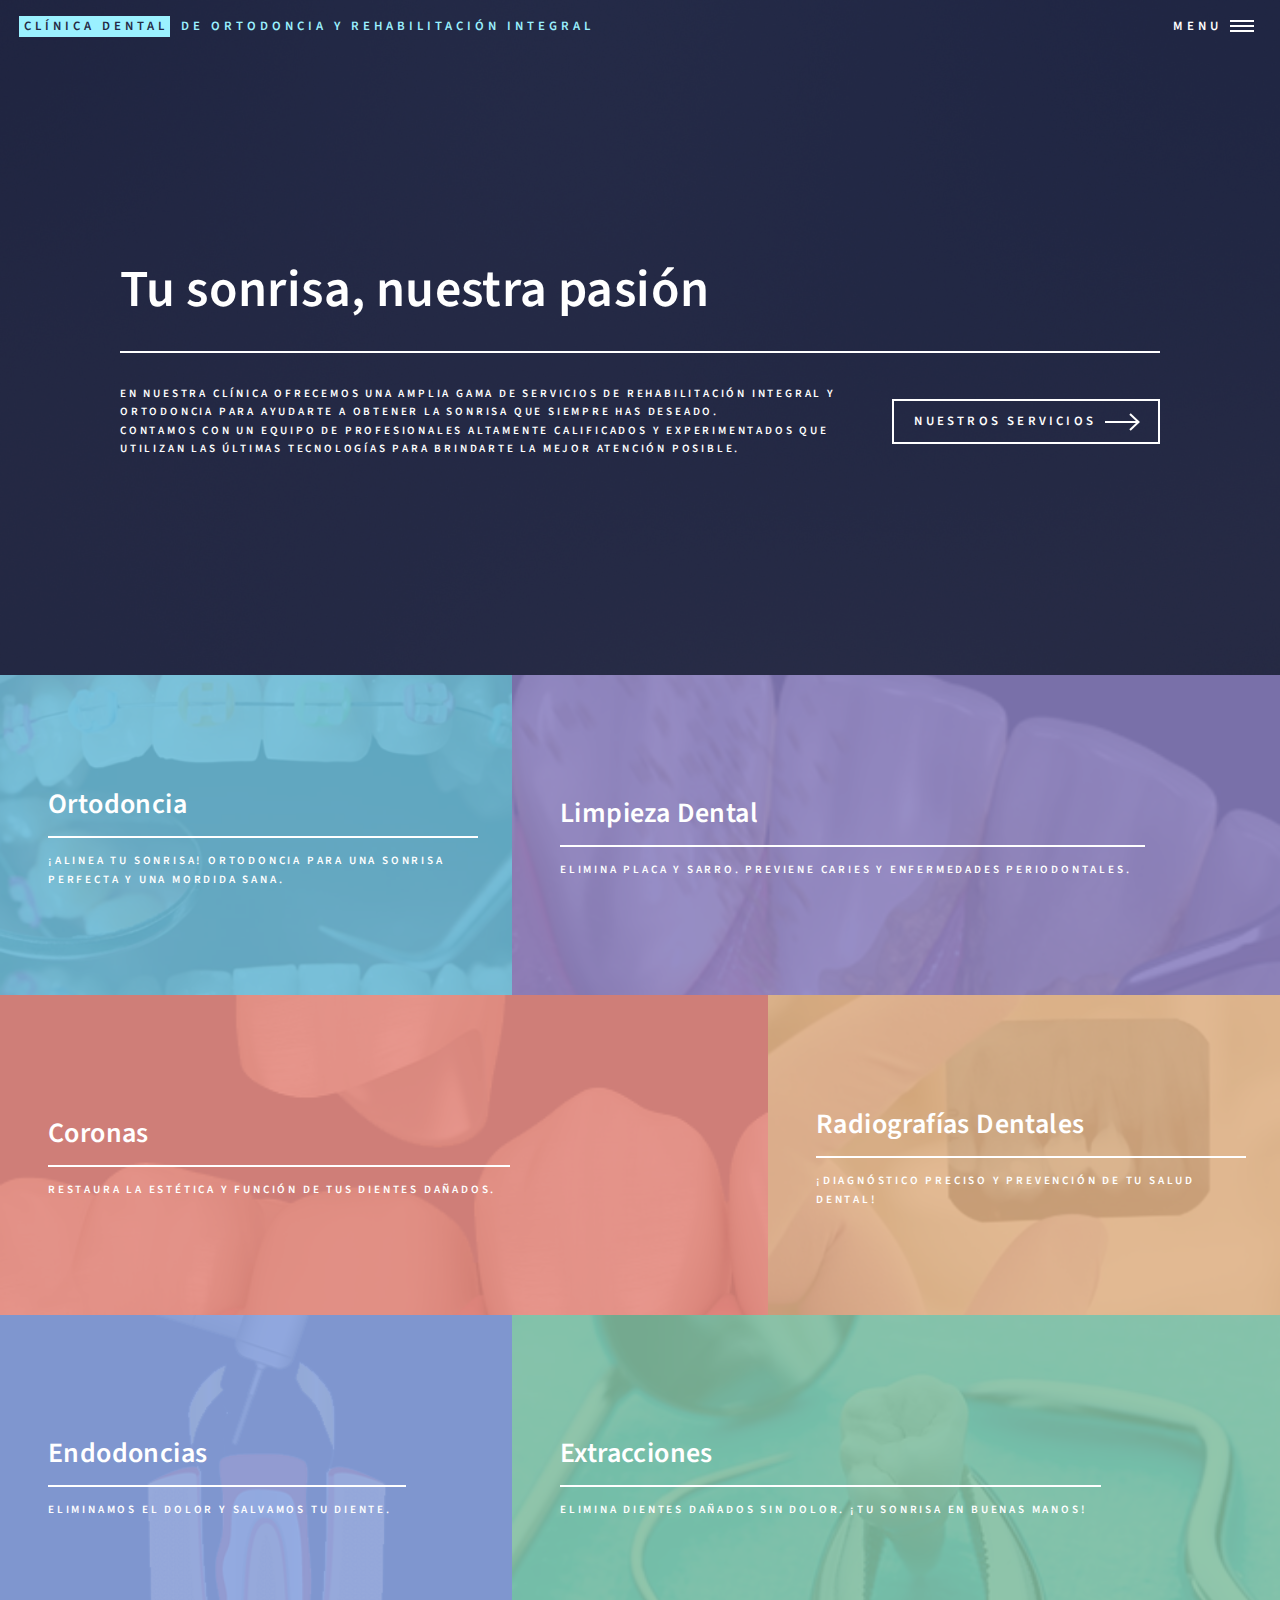
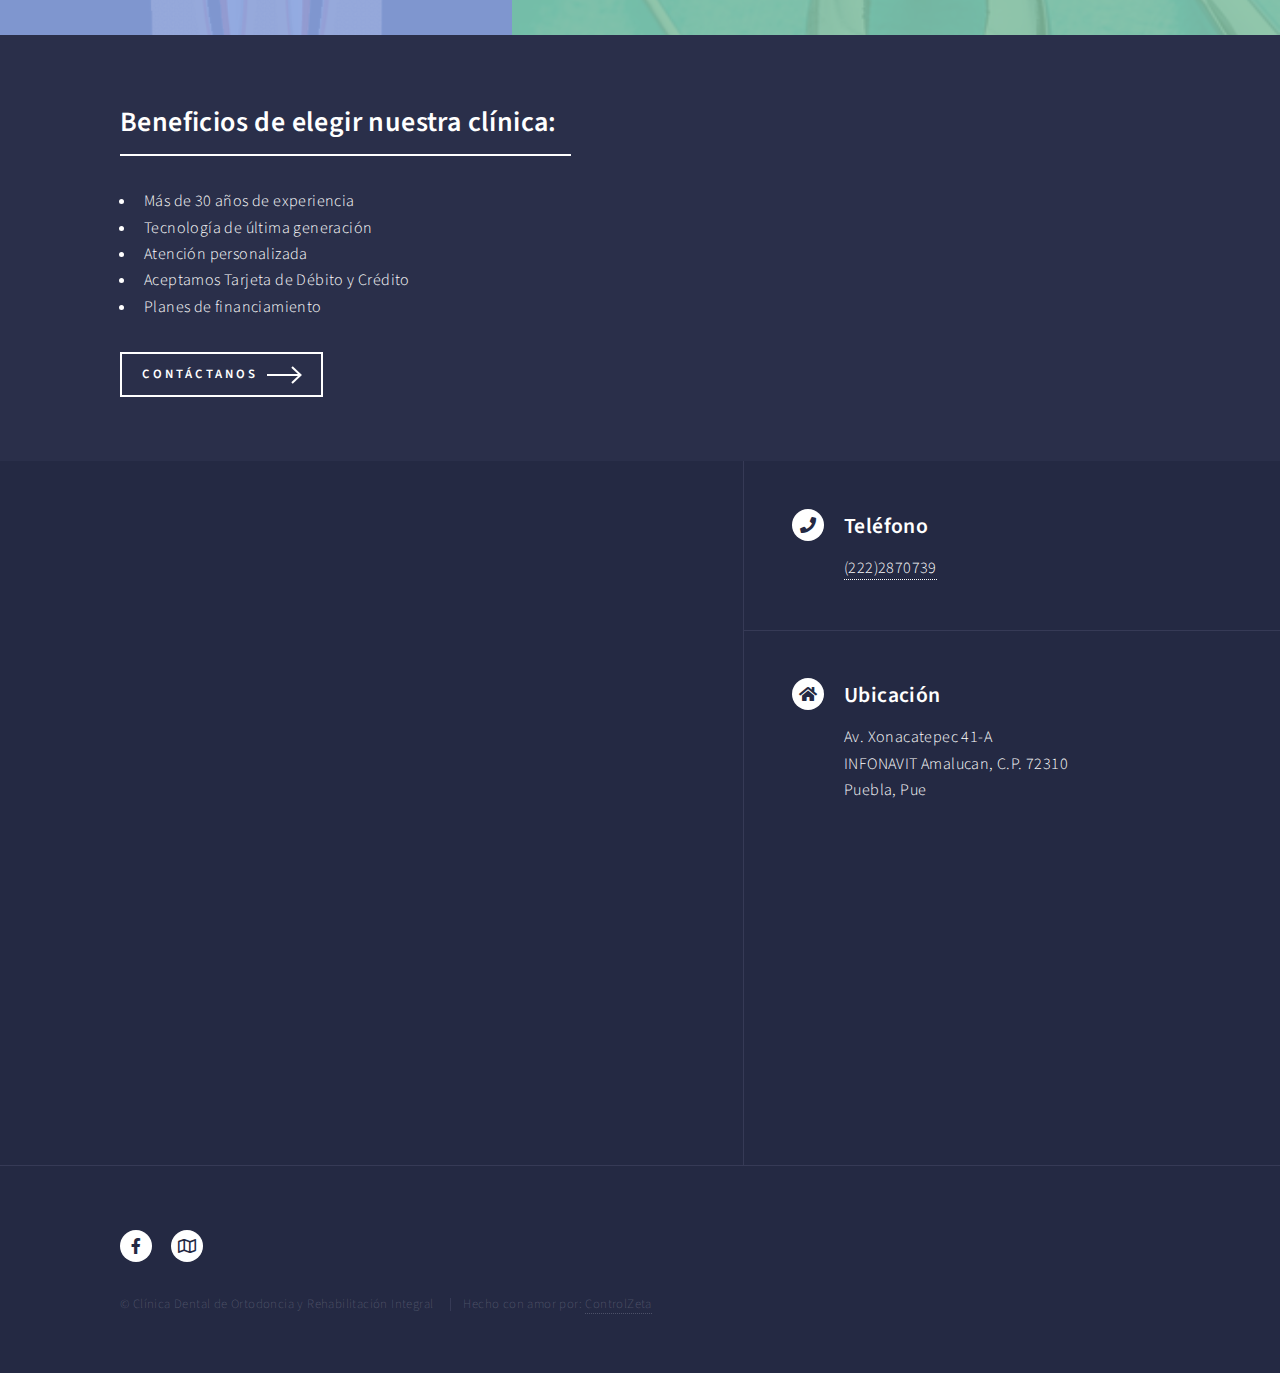
<file: index.html>
<!DOCTYPE HTML>
<!--
	Forty by HTML5 UP
	html5up.net | @ajlkn
	Free for personal and commercial use under the CCA 3.0 license (html5up.net/license)
-->
<html lang="es">

<head>
  <title>Clínica Dental de Ortodoncia y Rehabilitación Integral</title>
  <meta charset="utf-8" />
  <meta name="theme-color" content="#317EFB"/>
  <meta name="description" content="Clínica Dental de Ortodoncia y Rehabilitación Integral: ¡Tu sonrisa en las mejores manos!s">
  <meta name="viewport" content="width=device-width, initial-scale=1, user-scalable=no" />
  <meta property="og:title" content="Clínica de Rehabilitación y Ortodoncia Doctor Jorge Arroyo">
  <meta property="og:description" content="Tu sonrisa, nuestra pasión.">
  <meta property="og:image" content="http://controlzeta.com.mx/consultorio/img/logo.png">
  <meta property="og:url" content="http://controlzeta.com.mx/consultorio/">
  <meta property="og:site_name" content="Clínica de Rehabilitación y Ortodoncia Doctor Jorge Arroyo">
  <link rel="icon" href="/favicon.ico" sizes="any">
  <link rel="icon" href="/icon.svg" type="image/svg+xml">
  <link rel="apple-touch-icon" href="icon.png">
  <link rel="manifest" href="site.webmanifest">
  <link rel="stylesheet" href="assets/css/main.css" />
  <noscript>
    <link rel="stylesheet" href="assets/css/noscript.css" />
  </noscript>
</head>

<body class="is-preload">

  <!-- Wrapper -->
  <div id="wrapper">

    <!-- Header -->
    <header id="header" class="alt">
      <a href="index.html" class="logo"><strong>Clínica Dental</strong> <span>de Ortodoncia y Rehabilitación
          Integral</span></a>
      <nav>
        <a href="#menu">Menu</a>
      </nav>
    </header>

    <!-- Menu -->
    <nav id="menu">
      <ul class="links">
        <li><a href="index.html">Home</a></li>
        <li><a href="landing.html">Ortodoncia</a></li>
        <!-- <li><a href="generic.html">Generic</a></li>
            <li><a href="elements.html">Elements</a></li> -->
      </ul>
      <ul class="actions stacked">
        <li><a href="#contact" class="button primary fit">
          Haz tu Cita al: 2222870739</a></li>
        <!-- <li><a href="#" class="button fit">Log In</a></li> -->
      </ul>
    </nav>

    <!-- Banner -->
    <section id="banner" class="major">
      <div class="inner">
        <header class="major">
          <h1>Tu sonrisa, nuestra pasión</h1>
        </header>
        <div class="content">
          <p>En nuestra clínica ofrecemos una amplia gama de servicios de rehabilitación integral y ortodoncia para
            ayudarte a obtener la sonrisa que siempre has deseado.<br />
            Contamos con un equipo de profesionales altamente calificados y experimentados que utilizan las últimas
            tecnologías para brindarte la mejor atención posible.</p>
          <ul class="actions">
            <li><a href="#one" class="button next scrolly">Nuestros Servicios</a></li>
          </ul>
        </div>
      </div>
    </section>

    <!-- Main -->
    <div id="main">

      <!-- One -->
      <section id="one" class="tiles">
        <article>
          <span class="image">
            <img src="img/ortodoncia.png" alt="Ortodoncia, Brackets, Frenos" />
          </span>
          <header class="major">
            <h3><a alt="Ortodoncia" href="landing.html" class="link">Ortodoncia</a></h3>
            <p>¡Alinea tu sonrisa! Ortodoncia para una sonrisa perfecta y una mordida sana.</p>
          </header>
        </article>
        <article>
          <span class="image">
            <img src="img/limpiezaDental.png" alt="Profilaxis, Limpieza Dental" />
          </span>
          <header class="major">
            <h3><a href="landing.html" class="link">Limpieza Dental</a></h3>
            <p>Elimina placa y sarro. Previene caries y enfermedades periodontales.</p>
          </header>
        </article>
        <article>
          <span class="image">
            <img src="img/corona.png" alt="Coronas Dentales" />
          </span>
          <header class="major">
            <h3><a href="landing.html" class="link">Coronas</a></h3>
            <p>Restaura la estética y función de tus dientes dañados.</p>
          </header>
        </article>
        <article>
          <span class="image">
            <img src="img/radiografias.png" alt="Radiografías Dentales" />
          </span>
          <header class="major">
            <h3><a href="landing.html" class="link">Radiografías Dentales</a></h3>
            <p>¡Diagnóstico preciso y prevención de tu salud dental!</p>
          </header>
        </article>
        <article>
          <span class="image">
            <img src="img/endodoncia.png" alt="Endodoncia" />
          </span>
          <header class="major">
            <h3><a href="landing.html" class="link">Endodoncias</a></h3>
            <p> Eliminamos el dolor y salvamos tu diente.</p>
          </header>
        </article>
        <article>
          <span class="image">
            <img src="img/extracciones.png" alt="Extracciones" />
          </span>
          <header class="major">
            <h3><a href="landing.html" class="link">Extracciones</a></h3>
            <p>Elimina dientes dañados sin dolor. ¡Tu sonrisa en buenas manos!</p>
          </header>
        </article>
      </section>

      <!-- Two -->
      <section id="two">
        <div class="inner">
          <header class="major">
            <h2>Beneficios de elegir nuestra clínica:</h2>
          </header>
          <ul>
            <li>Más de 30 años de experiencia</li>
            <li>Tecnología de última generación</li>
            <li>Atención personalizada</li>
            <li>Aceptamos Tarjeta de Débito y Crédito</li>
            <li>Planes de financiamiento</li>
          </ul>
          <ul class="actions">
            <li><a href="landing.html" class="button next">Contáctanos</a></li>
          </ul>
        </div>
      </section>

    </div>

    <!-- Contact -->
    <section id="contact">
      <div class="inner">
        <section>
          <iframe title="Direccion Consultorio"  id="googlemaps" src="https://www.google.com/maps/embed?pb=!1m18!1m12!1m3!1d60343.213032263644!2d-98.17568085870283!3d19.043906713498906!2m3!1f0!2f0!3f0!3m2!1i1024!2i768!4f13.1!3m3!1m2!1s0x85cfea65882cde81%3A0x963e3a0c47e50024!2sCl%C3%ADnica%20de%20Rehabilitaci%C3%B3n%20y%20Ortodoncia%20Doctor%20Jorge%20Arroyo!5e0!3m2!1ses-419!2sus!4v1706983348192!5m2!1ses-419!2sus" width="90%" height="600" style="border:0;" allowfullscreen="" loading="lazy" referrerpolicy="no-referrer-when-downgrade"></iframe>
          <!-- <form method="post" action="#">
            <div class="fields">
              <div class="field half">
                <label for="name">Name</label>
                <input type="text" name="name" id="name" />
              </div>
              <div class="field half">
                <label for="email">Email</label>
                <input type="text" name="email" id="email" />
              </div>
              <div class="field">
                <label for="message">Message</label>
                <textarea name="message" id="message" rows="6"></textarea>
              </div>
            </div>
            <ul class="actions">
              <li><input type="submit" value="Send Message" class="primary" /></li>
              <li><input type="reset" value="Clear" /></li>
            </ul>
          </form> -->
        </section>
        <section class="split">
          <section>
            <div class="contact-method">
              <span class="icon solid alt fa-phone"></span>
              <h3>Teléfono</h3>
              <span><a href="tel:2222870739" type="tel" title="Número de atención al cliente">(222)2870739</a></span>
            </div>
          </section>
          <section>
            <div class="contact-method">
              <span class="icon solid alt fa-home"></span>
              <h3>Ubicación</h3>
              <span>Av. Xonacatepec 41-A <br />
                INFONAVIT Amalucan, C.P. 72310<br />
                Puebla, Pue</span>
            </div>
          </section>
        </section>
      </div>
    </section>

    <!-- Footer -->
    <footer id="footer">
      <div class="inner">
        <ul class="icons">
            <li><a alt="Facebook page" target="_blank" href="https://www.facebook.com/ClinicaDentalDeOrtodonciaRehabilitacionIntegral/" class="icon brands alt fa-facebook-f"><span class="label">Facebook</span></a></li>
						<li><a alt="Google maps" target="_blank" href="https://www.google.com/maps/place/Cl%C3%ADnica+de+Rehabilitaci%C3%B3n+y+Ortodoncia+Doctor+Jorge+Arroyo/@19.0501673,-98.1513537,20z/data=!4m6!3m5!1s0x85cfea65882cde81:0x963e3a0c47e50024!8m2!3d19.0503114!4d-98.1513348!16s%2Fg%2F1vm7bt2n?entry=tts" class="icon alt fa-map"><span class="label">Maps</span></a></li>
        </ul>
        <ul class="copyright">
          <li>&copy; Clínica Dental de Ortodoncia y Rehabilitación Integral</li>
          <li>Hecho con amor por: <a href="http://controlzeta.com.mx/">ControlZeta</a></li>
        </ul>
      </div>
    </footer>

  </div>

  <!-- Scripts -->
  <script src="assets/js/jquery.min.js"></script>
  <script src="assets/js/jquery.scrolly.min.js"></script>
  <script src="assets/js/jquery.scrollex.min.js"></script>
  <script src="assets/js/browser.min.js"></script>
  <script src="assets/js/breakpoints.min.js"></script>
  <script src="assets/js/util.js"></script>
  <script src="assets/js/main.js"></script>

</body>

</html>
</file>
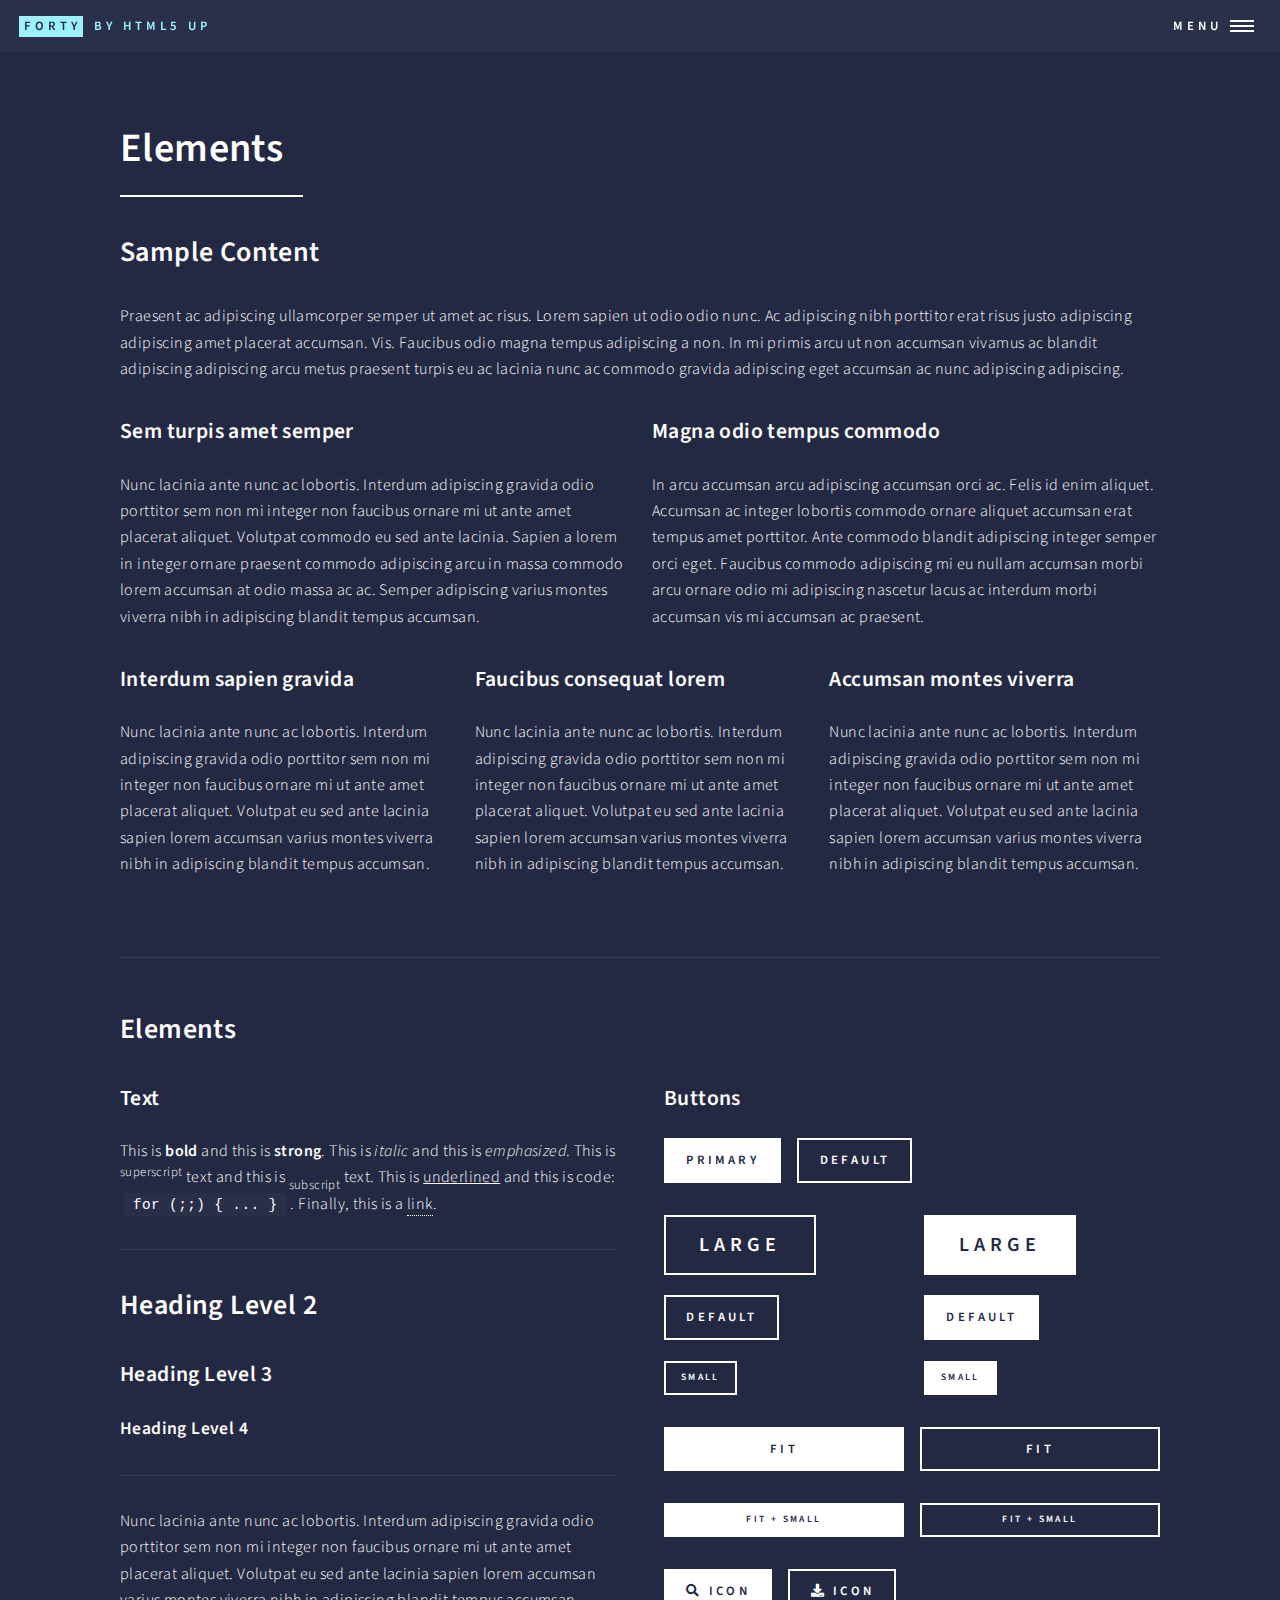
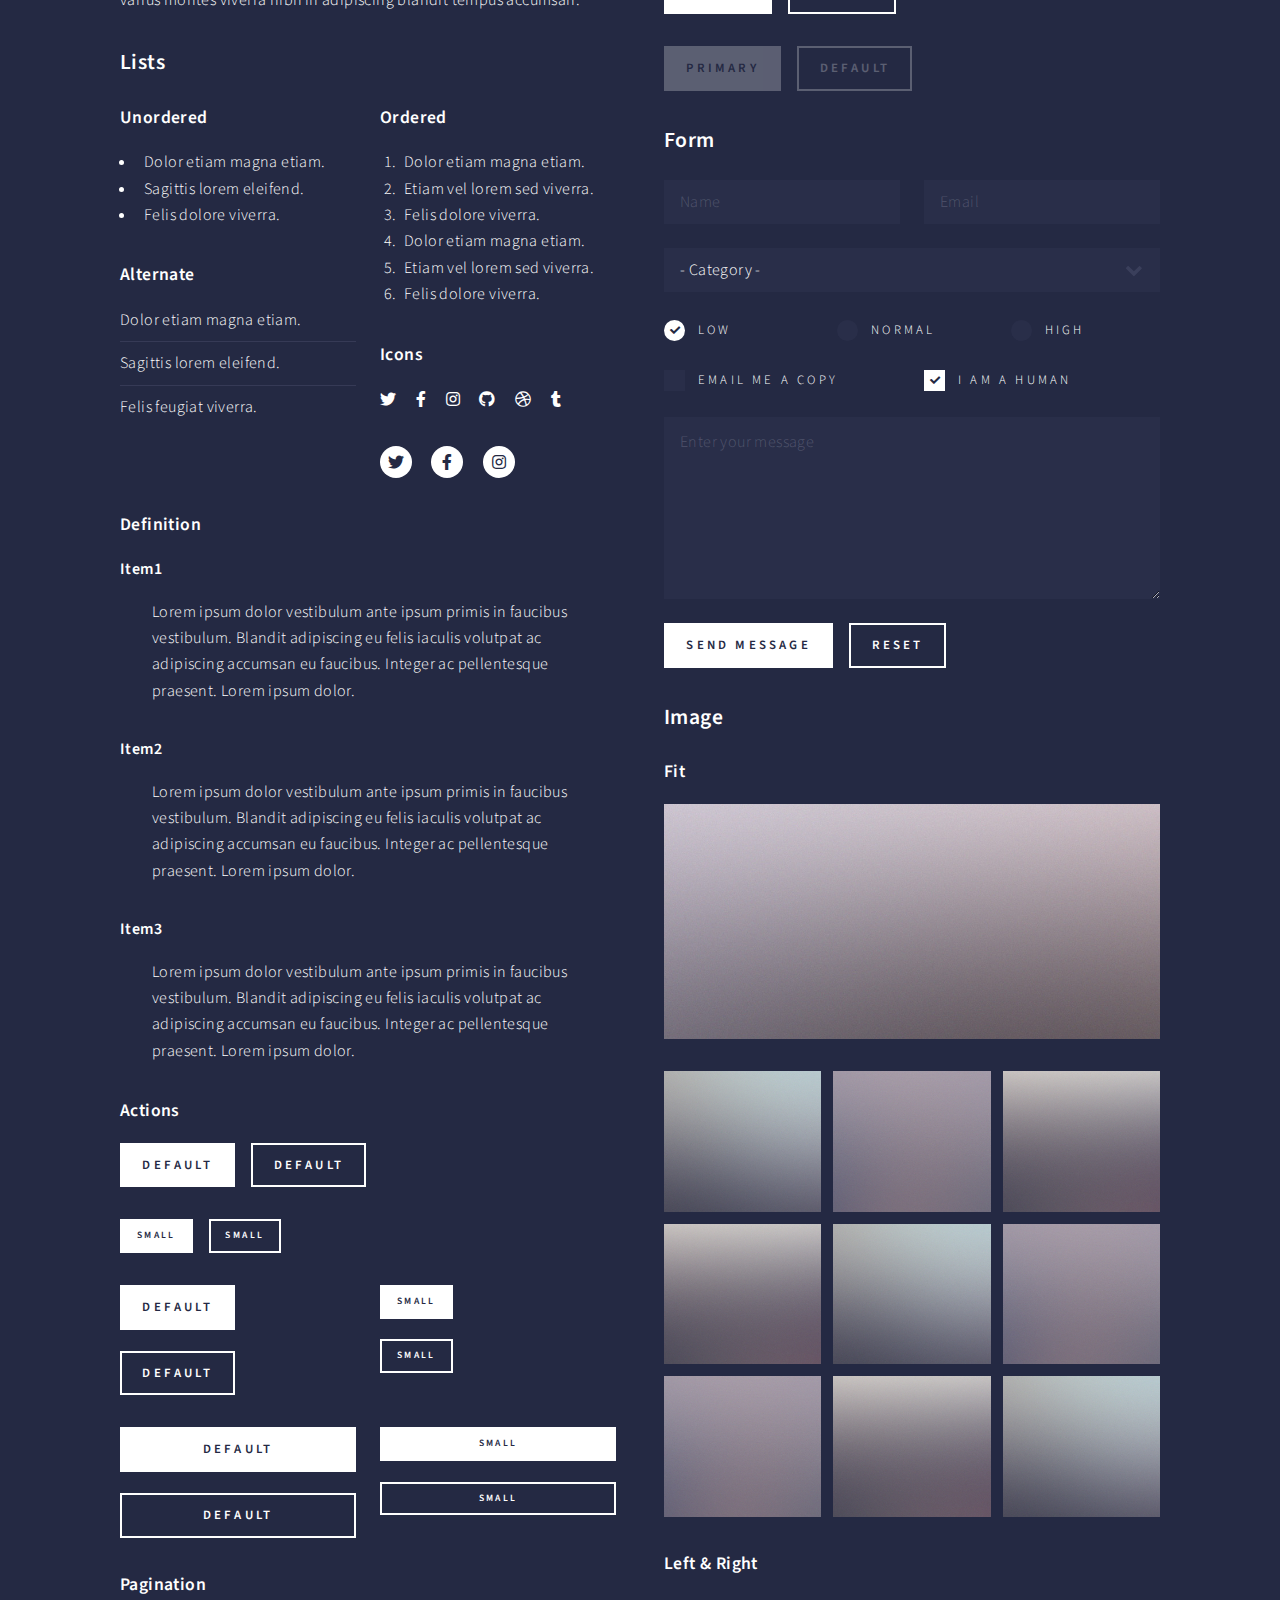
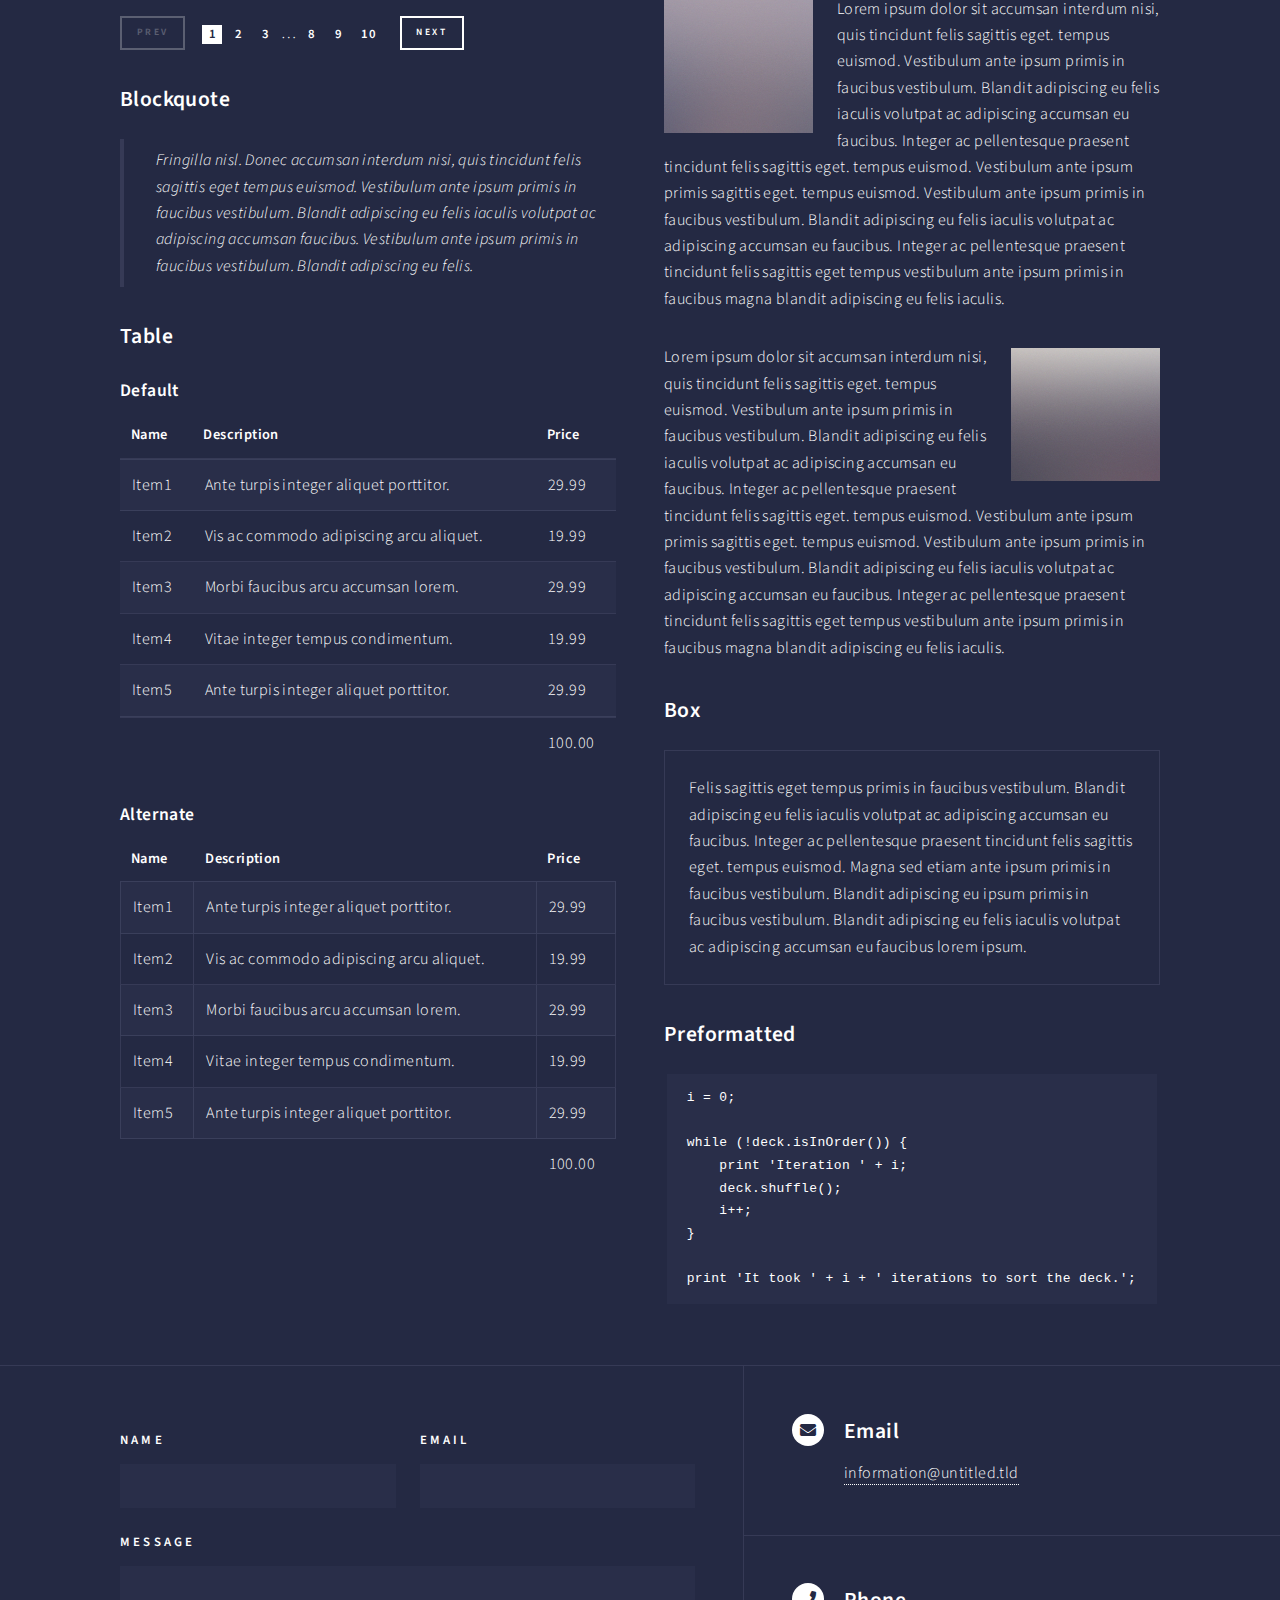
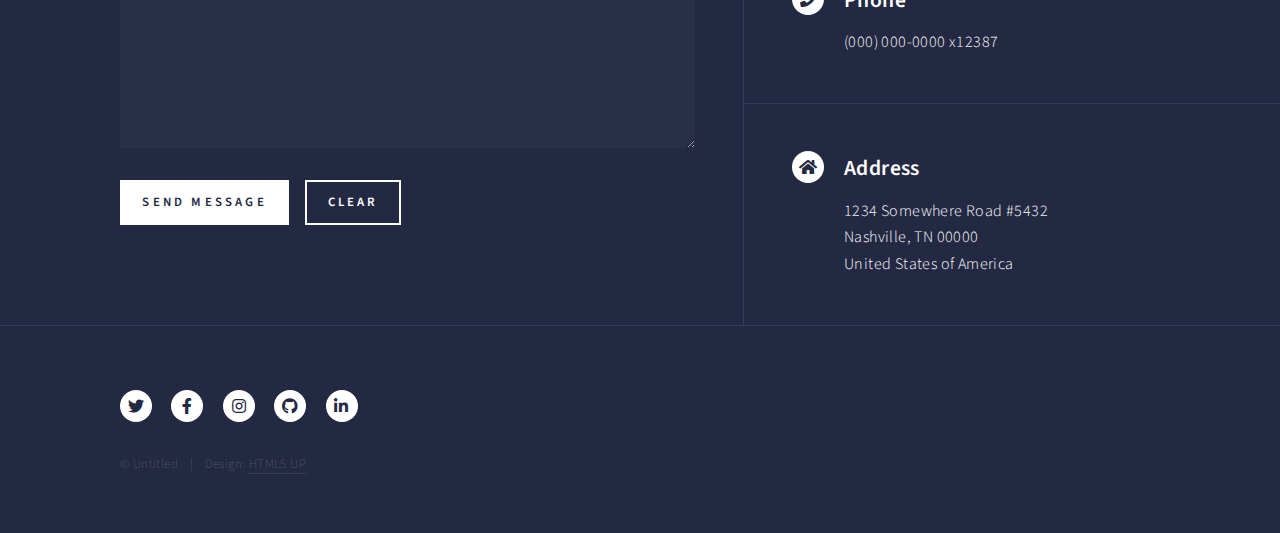
<file: elements.html>
<!DOCTYPE HTML>
<!--
	Forty by HTML5 UP
	html5up.net | @ajlkn
	Free for personal and commercial use under the CCA 3.0 license (html5up.net/license)
-->
<html>
	<head>
		<title>Elements - Forty by HTML5 UP</title>
		<meta charset="utf-8" />
		<meta name="viewport" content="width=device-width, initial-scale=1, user-scalable=no" />
		<link rel="stylesheet" href="assets/css/main.css" />
		<noscript><link rel="stylesheet" href="assets/css/noscript.css" /></noscript>
	</head>
	<body class="is-preload">

		<!-- Wrapper -->
			<div id="wrapper">

				<!-- Header -->
					<header id="header">
						<a href="index.html" class="logo"><strong>Forty</strong> <span>by HTML5 UP</span></a>
						<nav>
							<a href="#menu">Menu</a>
						</nav>
					</header>

				<!-- Menu -->
					<nav id="menu">
						<ul class="links">
							<li><a href="index.html">Home</a></li>
							<li><a href="landing.html">Landing</a></li>
							<li><a href="generic.html">Generic</a></li>
							<li><a href="elements.html">Elements</a></li>
						</ul>
						<ul class="actions stacked">
							<li><a href="#" class="button primary fit">Get Started</a></li>
							<li><a href="#" class="button fit">Log In</a></li>
						</ul>
					</nav>

				<!-- Main -->
					<div id="main" class="alt">

						<!-- One -->
							<section id="one">
								<div class="inner">
									<header class="major">
										<h1>Elements</h1>
									</header>

									<!-- Content -->
										<h2 id="content">Sample Content</h2>
										<p>Praesent ac adipiscing ullamcorper semper ut amet ac risus. Lorem sapien ut odio odio nunc. Ac adipiscing nibh porttitor erat risus justo adipiscing adipiscing amet placerat accumsan. Vis. Faucibus odio magna tempus adipiscing a non. In mi primis arcu ut non accumsan vivamus ac blandit adipiscing adipiscing arcu metus praesent turpis eu ac lacinia nunc ac commodo gravida adipiscing eget accumsan ac nunc adipiscing adipiscing.</p>
										<div class="row">
											<div class="col-6 col-12-small">
												<h3>Sem turpis amet semper</h3>
												<p>Nunc lacinia ante nunc ac lobortis. Interdum adipiscing gravida odio porttitor sem non mi integer non faucibus ornare mi ut ante amet placerat aliquet. Volutpat commodo eu sed ante lacinia. Sapien a lorem in integer ornare praesent commodo adipiscing arcu in massa commodo lorem accumsan at odio massa ac ac. Semper adipiscing varius montes viverra nibh in adipiscing blandit tempus accumsan.</p>
											</div>
											<div class="col-6 col-12-small">
												<h3>Magna odio tempus commodo</h3>
												<p>In arcu accumsan arcu adipiscing accumsan orci ac. Felis id enim aliquet. Accumsan ac integer lobortis commodo ornare aliquet accumsan erat tempus amet porttitor. Ante commodo blandit adipiscing integer semper orci eget. Faucibus commodo adipiscing mi eu nullam accumsan morbi arcu ornare odio mi adipiscing nascetur lacus ac interdum morbi accumsan vis mi accumsan ac praesent.</p>
											</div>
											<!-- Break -->
											<div class="col-4 col-12-medium">
												<h3>Interdum sapien gravida</h3>
												<p>Nunc lacinia ante nunc ac lobortis. Interdum adipiscing gravida odio porttitor sem non mi integer non faucibus ornare mi ut ante amet placerat aliquet. Volutpat eu sed ante lacinia sapien lorem accumsan varius montes viverra nibh in adipiscing blandit tempus accumsan.</p>
											</div>
											<div class="col-4 col-12-medium">
												<h3>Faucibus consequat lorem</h3>
												<p>Nunc lacinia ante nunc ac lobortis. Interdum adipiscing gravida odio porttitor sem non mi integer non faucibus ornare mi ut ante amet placerat aliquet. Volutpat eu sed ante lacinia sapien lorem accumsan varius montes viverra nibh in adipiscing blandit tempus accumsan.</p>
											</div>
											<div class="col-4 col-12-medium">
												<h3>Accumsan montes viverra</h3>
												<p>Nunc lacinia ante nunc ac lobortis. Interdum adipiscing gravida odio porttitor sem non mi integer non faucibus ornare mi ut ante amet placerat aliquet. Volutpat eu sed ante lacinia sapien lorem accumsan varius montes viverra nibh in adipiscing blandit tempus accumsan.</p>
											</div>
										</div>

									<hr class="major" />

									<!-- Elements -->
										<h2 id="elements">Elements</h2>
										<div class="row gtr-200">
											<div class="col-6 col-12-medium">

												<!-- Text stuff -->
													<h3>Text</h3>
													<p>This is <b>bold</b> and this is <strong>strong</strong>. This is <i>italic</i> and this is <em>emphasized</em>.
													This is <sup>superscript</sup> text and this is <sub>subscript</sub> text.
													This is <u>underlined</u> and this is code: <code>for (;;) { ... }</code>.
													Finally, this is a <a href="#">link</a>.</p>
													<hr />
													<h2>Heading Level 2</h2>
													<h3>Heading Level 3</h3>
													<h4>Heading Level 4</h4>
													<hr />
													<p>Nunc lacinia ante nunc ac lobortis. Interdum adipiscing gravida odio porttitor sem non mi integer non faucibus ornare mi ut ante amet placerat aliquet. Volutpat eu sed ante lacinia sapien lorem accumsan varius montes viverra nibh in adipiscing blandit tempus accumsan.</p>

												<!-- Lists -->
													<h3>Lists</h3>
													<div class="row">
														<div class="col-6 col-12-small">

															<h4>Unordered</h4>
															<ul>
																<li>Dolor etiam magna etiam.</li>
																<li>Sagittis lorem eleifend.</li>
																<li>Felis dolore viverra.</li>
															</ul>

															<h4>Alternate</h4>
															<ul class="alt">
																<li>Dolor etiam magna etiam.</li>
																<li>Sagittis lorem eleifend.</li>
																<li>Felis feugiat viverra.</li>
															</ul>

														</div>
														<div class="col-6 col-12-small">

															<h4>Ordered</h4>
															<ol>
																<li>Dolor etiam magna etiam.</li>
																<li>Etiam vel lorem sed viverra.</li>
																<li>Felis dolore viverra.</li>
																<li>Dolor etiam magna etiam.</li>
																<li>Etiam vel lorem sed viverra.</li>
																<li>Felis dolore viverra.</li>
															</ol>

															<h4>Icons</h4>
															<ul class="icons">
																<li><a href="#" class="icon brands fa-twitter"><span class="label">Twitter</span></a></li>
																<li><a href="#" class="icon brands fa-facebook-f"><span class="label">Facebook</span></a></li>
																<li><a href="#" class="icon brands fa-instagram"><span class="label">Instagram</span></a></li>
																<li><a href="#" class="icon brands fa-github"><span class="label">Github</span></a></li>
																<li><a href="#" class="icon brands fa-dribbble"><span class="label">Dribbble</span></a></li>
																<li><a href="#" class="icon brands fa-tumblr"><span class="label">Tumblr</span></a></li>
															</ul>
															<ul class="icons">
																<li><a href="#" class="icon brands alt fa-twitter"><span class="label">Twitter</span></a></li>
																<li><a href="#" class="icon brands alt fa-facebook-f"><span class="label">Facebook</span></a></li>
																<li><a href="#" class="icon brands alt fa-instagram"><span class="label">Instagram</span></a></li>
															</ul>

														</div>
													</div>
													<h4>Definition</h4>
													<dl>
														<dt>Item1</dt>
														<dd>
															<p>Lorem ipsum dolor vestibulum ante ipsum primis in faucibus vestibulum. Blandit adipiscing eu felis iaculis volutpat ac adipiscing accumsan eu faucibus. Integer ac pellentesque praesent. Lorem ipsum dolor.</p>
														</dd>
														<dt>Item2</dt>
														<dd>
															<p>Lorem ipsum dolor vestibulum ante ipsum primis in faucibus vestibulum. Blandit adipiscing eu felis iaculis volutpat ac adipiscing accumsan eu faucibus. Integer ac pellentesque praesent. Lorem ipsum dolor.</p>
														</dd>
														<dt>Item3</dt>
														<dd>
															<p>Lorem ipsum dolor vestibulum ante ipsum primis in faucibus vestibulum. Blandit adipiscing eu felis iaculis volutpat ac adipiscing accumsan eu faucibus. Integer ac pellentesque praesent. Lorem ipsum dolor.</p>
														</dd>
													</dl>

													<h4>Actions</h4>
													<ul class="actions">
														<li><a href="#" class="button primary">Default</a></li>
														<li><a href="#" class="button">Default</a></li>
													</ul>
													<ul class="actions small">
														<li><a href="#" class="button primary small">Small</a></li>
														<li><a href="#" class="button small">Small</a></li>
													</ul>
													<div class="row">
														<div class="col-6 col-12-small">
															<ul class="actions stacked">
																<li><a href="#" class="button primary">Default</a></li>
																<li><a href="#" class="button">Default</a></li>
															</ul>
														</div>
														<div class="col-6 col-12-small">
															<ul class="actions stacked">
																<li><a href="#" class="button primary small">Small</a></li>
																<li><a href="#" class="button small">Small</a></li>
															</ul>
														</div>
														<div class="col-6 col-12-small">
															<ul class="actions stacked">
																<li><a href="#" class="button primary fit">Default</a></li>
																<li><a href="#" class="button fit">Default</a></li>
															</ul>
														</div>
														<div class="col-6 col-12-small">
															<ul class="actions stacked">
																<li><a href="#" class="button primary small fit">Small</a></li>
																<li><a href="#" class="button small fit">Small</a></li>
															</ul>
														</div>
													</div>

													<h4>Pagination</h4>
													<ul class="pagination">
														<li><span class="button small disabled">Prev</span></li>
														<li><a href="#" class="page active">1</a></li>
														<li><a href="#" class="page">2</a></li>
														<li><a href="#" class="page">3</a></li>
														<li><span>&hellip;</span></li>
														<li><a href="#" class="page">8</a></li>
														<li><a href="#" class="page">9</a></li>
														<li><a href="#" class="page">10</a></li>
														<li><a href="#" class="button small">Next</a></li>
													</ul>

												<!-- Blockquote -->
													<h3>Blockquote</h3>
													<blockquote>Fringilla nisl. Donec accumsan interdum nisi, quis tincidunt felis sagittis eget tempus euismod. Vestibulum ante ipsum primis in faucibus vestibulum. Blandit adipiscing eu felis iaculis volutpat ac adipiscing accumsan faucibus. Vestibulum ante ipsum primis in faucibus vestibulum. Blandit adipiscing eu felis.</blockquote>

												<!-- Table -->
													<h3>Table</h3>

													<h4>Default</h4>
													<div class="table-wrapper">
														<table>
															<thead>
																<tr>
																	<th>Name</th>
																	<th>Description</th>
																	<th>Price</th>
																</tr>
															</thead>
															<tbody>
																<tr>
																	<td>Item1</td>
																	<td>Ante turpis integer aliquet porttitor.</td>
																	<td>29.99</td>
																</tr>
																<tr>
																	<td>Item2</td>
																	<td>Vis ac commodo adipiscing arcu aliquet.</td>
																	<td>19.99</td>
																</tr>
																<tr>
																	<td>Item3</td>
																	<td> Morbi faucibus arcu accumsan lorem.</td>
																	<td>29.99</td>
																</tr>
																<tr>
																	<td>Item4</td>
																	<td>Vitae integer tempus condimentum.</td>
																	<td>19.99</td>
																</tr>
																<tr>
																	<td>Item5</td>
																	<td>Ante turpis integer aliquet porttitor.</td>
																	<td>29.99</td>
																</tr>
															</tbody>
															<tfoot>
																<tr>
																	<td colspan="2"></td>
																	<td>100.00</td>
																</tr>
															</tfoot>
														</table>
													</div>

													<h4>Alternate</h4>
													<div class="table-wrapper">
														<table class="alt">
															<thead>
																<tr>
																	<th>Name</th>
																	<th>Description</th>
																	<th>Price</th>
																</tr>
															</thead>
															<tbody>
																<tr>
																	<td>Item1</td>
																	<td>Ante turpis integer aliquet porttitor.</td>
																	<td>29.99</td>
																</tr>
																<tr>
																	<td>Item2</td>
																	<td>Vis ac commodo adipiscing arcu aliquet.</td>
																	<td>19.99</td>
																</tr>
																<tr>
																	<td>Item3</td>
																	<td> Morbi faucibus arcu accumsan lorem.</td>
																	<td>29.99</td>
																</tr>
																<tr>
																	<td>Item4</td>
																	<td>Vitae integer tempus condimentum.</td>
																	<td>19.99</td>
																</tr>
																<tr>
																	<td>Item5</td>
																	<td>Ante turpis integer aliquet porttitor.</td>
																	<td>29.99</td>
																</tr>
															</tbody>
															<tfoot>
																<tr>
																	<td colspan="2"></td>
																	<td>100.00</td>
																</tr>
															</tfoot>
														</table>
													</div>

											</div>
											<div class="col-6 col-12-medium">

												<!-- Buttons -->
													<h3>Buttons</h3>
													<ul class="actions">
														<li><a href="#" class="button primary">Primary</a></li>
														<li><a href="#" class="button">Default</a></li>
													</ul>
													<div class="row">
														<div class="col-6 col-12-xsmall">
															<ul class="actions stacked">
																<li><a href="#" class="button large">Large</a></li>
																<li><a href="#" class="button">Default</a></li>
																<li><a href="#" class="button small">Small</a></li>
															</ul>
														</div>
														<div class="col-6 col-12-xsmall">
															<ul class="actions stacked">
																<li><a href="#" class="button primary large">Large</a></li>
																<li><a href="#" class="button primary">Default</a></li>
																<li><a href="#" class="button primary small">Small</a></li>
															</ul>
														</div>
													</div>
													<ul class="actions fit">
														<li><a href="#" class="button primary fit">Fit</a></li>
														<li><a href="#" class="button fit">Fit</a></li>
													</ul>
													<ul class="actions fit small">
														<li><a href="#" class="button primary fit small">Fit + Small</a></li>
														<li><a href="#" class="button fit small">Fit + Small</a></li>
													</ul>
													<ul class="actions">
														<li><a href="#" class="button primary icon solid fa-search">Icon</a></li>
														<li><a href="#" class="button icon solid fa-download">Icon</a></li>
													</ul>
													<ul class="actions">
														<li><span class="button primary disabled">Primary</span></li>
														<li><span class="button disabled">Default</span></li>
													</ul>

												<!-- Form -->
													<h3>Form</h3>

													<form method="post" action="#">
														<div class="row gtr-uniform">
															<div class="col-6 col-12-xsmall">
																<input type="text" name="demo-name" id="demo-name" value="" placeholder="Name" />
															</div>
															<div class="col-6 col-12-xsmall">
																<input type="email" name="demo-email" id="demo-email" value="" placeholder="Email" />
															</div>
															<!-- Break -->
															<div class="col-12">
																<select name="demo-category" id="demo-category">
																	<option value="">- Category -</option>
																	<option value="1">Manufacturing</option>
																	<option value="1">Shipping</option>
																	<option value="1">Administration</option>
																	<option value="1">Human Resources</option>
																</select>
															</div>
															<!-- Break -->
															<div class="col-4 col-12-small">
																<input type="radio" id="demo-priority-low" name="demo-priority" checked>
																<label for="demo-priority-low">Low</label>
															</div>
															<div class="col-4 col-12-small">
																<input type="radio" id="demo-priority-normal" name="demo-priority">
																<label for="demo-priority-normal">Normal</label>
															</div>
															<div class="col-4 col-12-small">
																<input type="radio" id="demo-priority-high" name="demo-priority">
																<label for="demo-priority-high">High</label>
															</div>
															<!-- Break -->
															<div class="col-6 col-12-small">
																<input type="checkbox" id="demo-copy" name="demo-copy">
																<label for="demo-copy">Email me a copy</label>
															</div>
															<div class="col-6 col-12-small">
																<input type="checkbox" id="demo-human" name="demo-human" checked>
																<label for="demo-human">I am a human</label>
															</div>
															<!-- Break -->
															<div class="col-12">
																<textarea name="demo-message" id="demo-message" placeholder="Enter your message" rows="6"></textarea>
															</div>
															<!-- Break -->
															<div class="col-12">
																<ul class="actions">
																	<li><input type="submit" value="Send Message" class="primary" /></li>
																	<li><input type="reset" value="Reset" /></li>
																</ul>
															</div>
														</div>
													</form>

												<!-- Image -->
													<h3>Image</h3>

													<h4>Fit</h4>
													<span class="image fit"><img src="images/pic03.jpg" alt="" /></span>
													<div class="box alt">
														<div class="row gtr-50 gtr-uniform">
															<div class="col-4"><span class="image fit"><img src="images/pic08.jpg" alt="" /></span></div>
															<div class="col-4"><span class="image fit"><img src="images/pic09.jpg" alt="" /></span></div>
															<div class="col-4"><span class="image fit"><img src="images/pic10.jpg" alt="" /></span></div>
															<!-- Break -->
															<div class="col-4"><span class="image fit"><img src="images/pic10.jpg" alt="" /></span></div>
															<div class="col-4"><span class="image fit"><img src="images/pic08.jpg" alt="" /></span></div>
															<div class="col-4"><span class="image fit"><img src="images/pic09.jpg" alt="" /></span></div>
															<!-- Break -->
															<div class="col-4"><span class="image fit"><img src="images/pic09.jpg" alt="" /></span></div>
															<div class="col-4"><span class="image fit"><img src="images/pic10.jpg" alt="" /></span></div>
															<div class="col-4"><span class="image fit"><img src="images/pic08.jpg" alt="" /></span></div>
														</div>
													</div>

													<h4>Left &amp; Right</h4>
													<p><span class="image left"><img src="images/pic09.jpg" alt="" /></span>Lorem ipsum dolor sit accumsan interdum nisi, quis tincidunt felis sagittis eget. tempus euismod. Vestibulum ante ipsum primis in faucibus vestibulum. Blandit adipiscing eu felis iaculis volutpat ac adipiscing accumsan eu faucibus. Integer ac pellentesque praesent tincidunt felis sagittis eget. tempus euismod. Vestibulum ante ipsum primis sagittis eget. tempus euismod. Vestibulum ante ipsum primis in faucibus vestibulum. Blandit adipiscing eu felis iaculis volutpat ac adipiscing accumsan eu faucibus. Integer ac pellentesque praesent tincidunt felis sagittis eget tempus vestibulum ante ipsum primis in faucibus magna blandit adipiscing eu felis iaculis.</p>
													<p><span class="image right"><img src="images/pic10.jpg" alt="" /></span>Lorem ipsum dolor sit accumsan interdum nisi, quis tincidunt felis sagittis eget. tempus euismod. Vestibulum ante ipsum primis in faucibus vestibulum. Blandit adipiscing eu felis iaculis volutpat ac adipiscing accumsan eu faucibus. Integer ac pellentesque praesent tincidunt felis sagittis eget. tempus euismod. Vestibulum ante ipsum primis sagittis eget. tempus euismod. Vestibulum ante ipsum primis in faucibus vestibulum. Blandit adipiscing eu felis iaculis volutpat ac adipiscing accumsan eu faucibus. Integer ac pellentesque praesent tincidunt felis sagittis eget tempus vestibulum ante ipsum primis in faucibus magna blandit adipiscing eu felis iaculis.</p>

												<!-- Box -->
													<h3>Box</h3>
													<div class="box">
														<p>Felis sagittis eget tempus primis in faucibus vestibulum. Blandit adipiscing eu felis iaculis volutpat ac adipiscing accumsan eu faucibus. Integer ac pellentesque praesent tincidunt felis sagittis eget. tempus euismod. Magna sed etiam ante ipsum primis in faucibus vestibulum. Blandit adipiscing eu ipsum primis in faucibus vestibulum. Blandit adipiscing eu felis iaculis volutpat ac adipiscing accumsan eu faucibus lorem ipsum.</p>
													</div>

												<!-- Preformatted Code -->
													<h3>Preformatted</h3>
													<pre><code>i = 0;

while (!deck.isInOrder()) {
    print 'Iteration ' + i;
    deck.shuffle();
    i++;
}

print 'It took ' + i + ' iterations to sort the deck.';
</code></pre>

											</div>
										</div>

								</div>
							</section>

					</div>

				<!-- Contact -->
					<section id="contact">
						<div class="inner">
							<section>
								<form method="post" action="#">
									<div class="fields">
										<div class="field half">
											<label for="name">Name</label>
											<input type="text" name="name" id="name" />
										</div>
										<div class="field half">
											<label for="email">Email</label>
											<input type="text" name="email" id="email" />
										</div>
										<div class="field">
											<label for="message">Message</label>
											<textarea name="message" id="message" rows="6"></textarea>
										</div>
									</div>
									<ul class="actions">
										<li><input type="submit" value="Send Message" class="primary" /></li>
										<li><input type="reset" value="Clear" /></li>
									</ul>
								</form>
							</section>
							<section class="split">
								<section>
									<div class="contact-method">
										<span class="icon solid alt fa-envelope"></span>
										<h3>Email</h3>
										<a href="#">information@untitled.tld</a>
									</div>
								</section>
								<section>
									<div class="contact-method">
										<span class="icon solid alt fa-phone"></span>
										<h3>Phone</h3>
										<span>(000) 000-0000 x12387</span>
									</div>
								</section>
								<section>
									<div class="contact-method">
										<span class="icon solid alt fa-home"></span>
										<h3>Address</h3>
										<span>1234 Somewhere Road #5432<br />
										Nashville, TN 00000<br />
										United States of America</span>
									</div>
								</section>
							</section>
						</div>
					</section>

				<!-- Footer -->
					<footer id="footer">
						<div class="inner">
							<ul class="icons">
								<li><a href="#" class="icon brands alt fa-twitter"><span class="label">Twitter</span></a></li>
								<li><a href="#" class="icon brands alt fa-facebook-f"><span class="label">Facebook</span></a></li>
								<li><a href="#" class="icon brands alt fa-instagram"><span class="label">Instagram</span></a></li>
								<li><a href="#" class="icon brands alt fa-github"><span class="label">GitHub</span></a></li>
								<li><a href="#" class="icon brands alt fa-linkedin-in"><span class="label">LinkedIn</span></a></li>
							</ul>
							<ul class="copyright">
								<li>&copy; Untitled</li><li>Design: <a href="https://html5up.net">HTML5 UP</a></li>
							</ul>
						</div>
					</footer>

			</div>

		<!-- Scripts -->
			<script src="assets/js/jquery.min.js"></script>
			<script src="assets/js/jquery.scrolly.min.js"></script>
			<script src="assets/js/jquery.scrollex.min.js"></script>
			<script src="assets/js/browser.min.js"></script>
			<script src="assets/js/breakpoints.min.js"></script>
			<script src="assets/js/util.js"></script>
			<script src="assets/js/main.js"></script>

	</body>
</html>
</file>
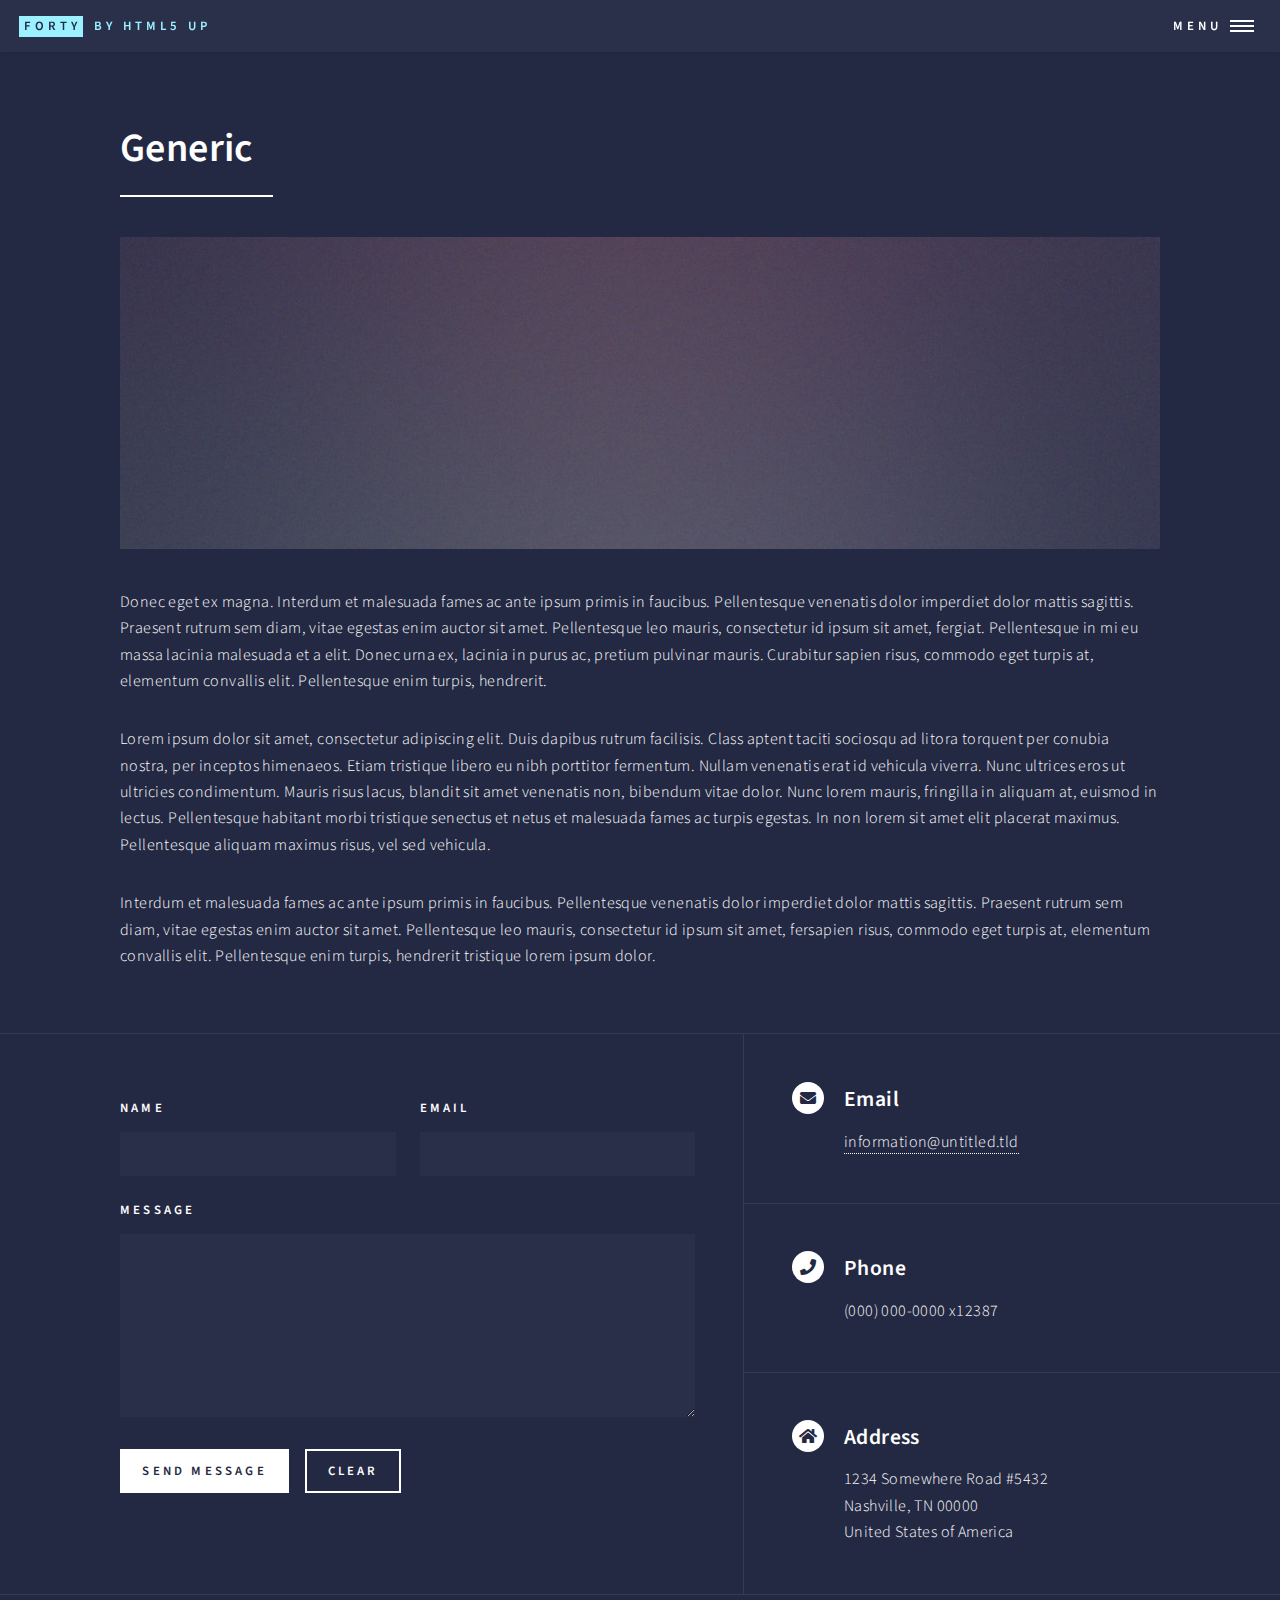
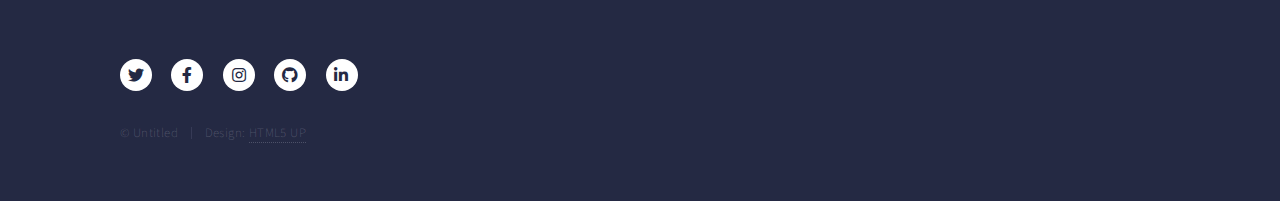
<file: generic.html>
<!DOCTYPE HTML>
<!--
	Forty by HTML5 UP
	html5up.net | @ajlkn
	Free for personal and commercial use under the CCA 3.0 license (html5up.net/license)
-->
<html>
	<head>
		<title>Generic - Forty by HTML5 UP</title>
		<meta charset="utf-8" />
		<meta name="viewport" content="width=device-width, initial-scale=1, user-scalable=no" />
		<link rel="stylesheet" href="assets/css/main.css" />
		<noscript><link rel="stylesheet" href="assets/css/noscript.css" /></noscript>
	</head>
	<body class="is-preload">

		<!-- Wrapper -->
			<div id="wrapper">

				<!-- Header -->
					<header id="header">
						<a href="index.html" class="logo"><strong>Forty</strong> <span>by HTML5 UP</span></a>
						<nav>
							<a href="#menu">Menu</a>
						</nav>
					</header>

				<!-- Menu -->
					<nav id="menu">
						<ul class="links">
							<li><a href="index.html">Home</a></li>
							<li><a href="landing.html">Landing</a></li>
							<li><a href="generic.html">Generic</a></li>
							<li><a href="elements.html">Elements</a></li>
						</ul>
						<ul class="actions stacked">
							<li><a href="#" class="button primary fit">Get Started</a></li>
							<li><a href="#" class="button fit">Log In</a></li>
						</ul>
					</nav>

				<!-- Main -->
					<div id="main" class="alt">

						<!-- One -->
							<section id="one">
								<div class="inner">
									<header class="major">
										<h1>Generic</h1>
									</header>
									<span class="image main"><img src="images/pic11.jpg" alt="" /></span>
									<p>Donec eget ex magna. Interdum et malesuada fames ac ante ipsum primis in faucibus. Pellentesque venenatis dolor imperdiet dolor mattis sagittis. Praesent rutrum sem diam, vitae egestas enim auctor sit amet. Pellentesque leo mauris, consectetur id ipsum sit amet, fergiat. Pellentesque in mi eu massa lacinia malesuada et a elit. Donec urna ex, lacinia in purus ac, pretium pulvinar mauris. Curabitur sapien risus, commodo eget turpis at, elementum convallis elit. Pellentesque enim turpis, hendrerit.</p>
									<p>Lorem ipsum dolor sit amet, consectetur adipiscing elit. Duis dapibus rutrum facilisis. Class aptent taciti sociosqu ad litora torquent per conubia nostra, per inceptos himenaeos. Etiam tristique libero eu nibh porttitor fermentum. Nullam venenatis erat id vehicula viverra. Nunc ultrices eros ut ultricies condimentum. Mauris risus lacus, blandit sit amet venenatis non, bibendum vitae dolor. Nunc lorem mauris, fringilla in aliquam at, euismod in lectus. Pellentesque habitant morbi tristique senectus et netus et malesuada fames ac turpis egestas. In non lorem sit amet elit placerat maximus. Pellentesque aliquam maximus risus, vel sed vehicula.</p>
									<p>Interdum et malesuada fames ac ante ipsum primis in faucibus. Pellentesque venenatis dolor imperdiet dolor mattis sagittis. Praesent rutrum sem diam, vitae egestas enim auctor sit amet. Pellentesque leo mauris, consectetur id ipsum sit amet, fersapien risus, commodo eget turpis at, elementum convallis elit. Pellentesque enim turpis, hendrerit tristique lorem ipsum dolor.</p>
								</div>
							</section>

					</div>

				<!-- Contact -->
					<section id="contact">
						<div class="inner">
							<section>
								<form method="post" action="#">
									<div class="fields">
										<div class="field half">
											<label for="name">Name</label>
											<input type="text" name="name" id="name" />
										</div>
										<div class="field half">
											<label for="email">Email</label>
											<input type="text" name="email" id="email" />
										</div>
										<div class="field">
											<label for="message">Message</label>
											<textarea name="message" id="message" rows="6"></textarea>
										</div>
									</div>
									<ul class="actions">
										<li><input type="submit" value="Send Message" class="primary" /></li>
										<li><input type="reset" value="Clear" /></li>
									</ul>
								</form>
							</section>
							<section class="split">
								<section>
									<div class="contact-method">
										<span class="icon solid alt fa-envelope"></span>
										<h3>Email</h3>
										<a href="#">information@untitled.tld</a>
									</div>
								</section>
								<section>
									<div class="contact-method">
										<span class="icon solid alt fa-phone"></span>
										<h3>Phone</h3>
										<span>(000) 000-0000 x12387</span>
									</div>
								</section>
								<section>
									<div class="contact-method">
										<span class="icon solid alt fa-home"></span>
										<h3>Address</h3>
										<span>1234 Somewhere Road #5432<br />
										Nashville, TN 00000<br />
										United States of America</span>
									</div>
								</section>
							</section>
						</div>
					</section>

				<!-- Footer -->
					<footer id="footer">
						<div class="inner">
							<ul class="icons">
								<li><a href="#" class="icon brands alt fa-twitter"><span class="label">Twitter</span></a></li>
								<li><a href="#" class="icon brands alt fa-facebook-f"><span class="label">Facebook</span></a></li>
								<li><a href="#" class="icon brands alt fa-instagram"><span class="label">Instagram</span></a></li>
								<li><a href="#" class="icon brands alt fa-github"><span class="label">GitHub</span></a></li>
								<li><a href="#" class="icon brands alt fa-linkedin-in"><span class="label">LinkedIn</span></a></li>
							</ul>
							<ul class="copyright">
								<li>&copy; Untitled</li><li>Design: <a href="https://html5up.net">HTML5 UP</a></li>
							</ul>
						</div>
					</footer>

			</div>

		<!-- Scripts -->
			<script src="assets/js/jquery.min.js"></script>
			<script src="assets/js/jquery.scrolly.min.js"></script>
			<script src="assets/js/jquery.scrollex.min.js"></script>
			<script src="assets/js/browser.min.js"></script>
			<script src="assets/js/breakpoints.min.js"></script>
			<script src="assets/js/util.js"></script>
			<script src="assets/js/main.js"></script>

	</body>
</html>
</file>
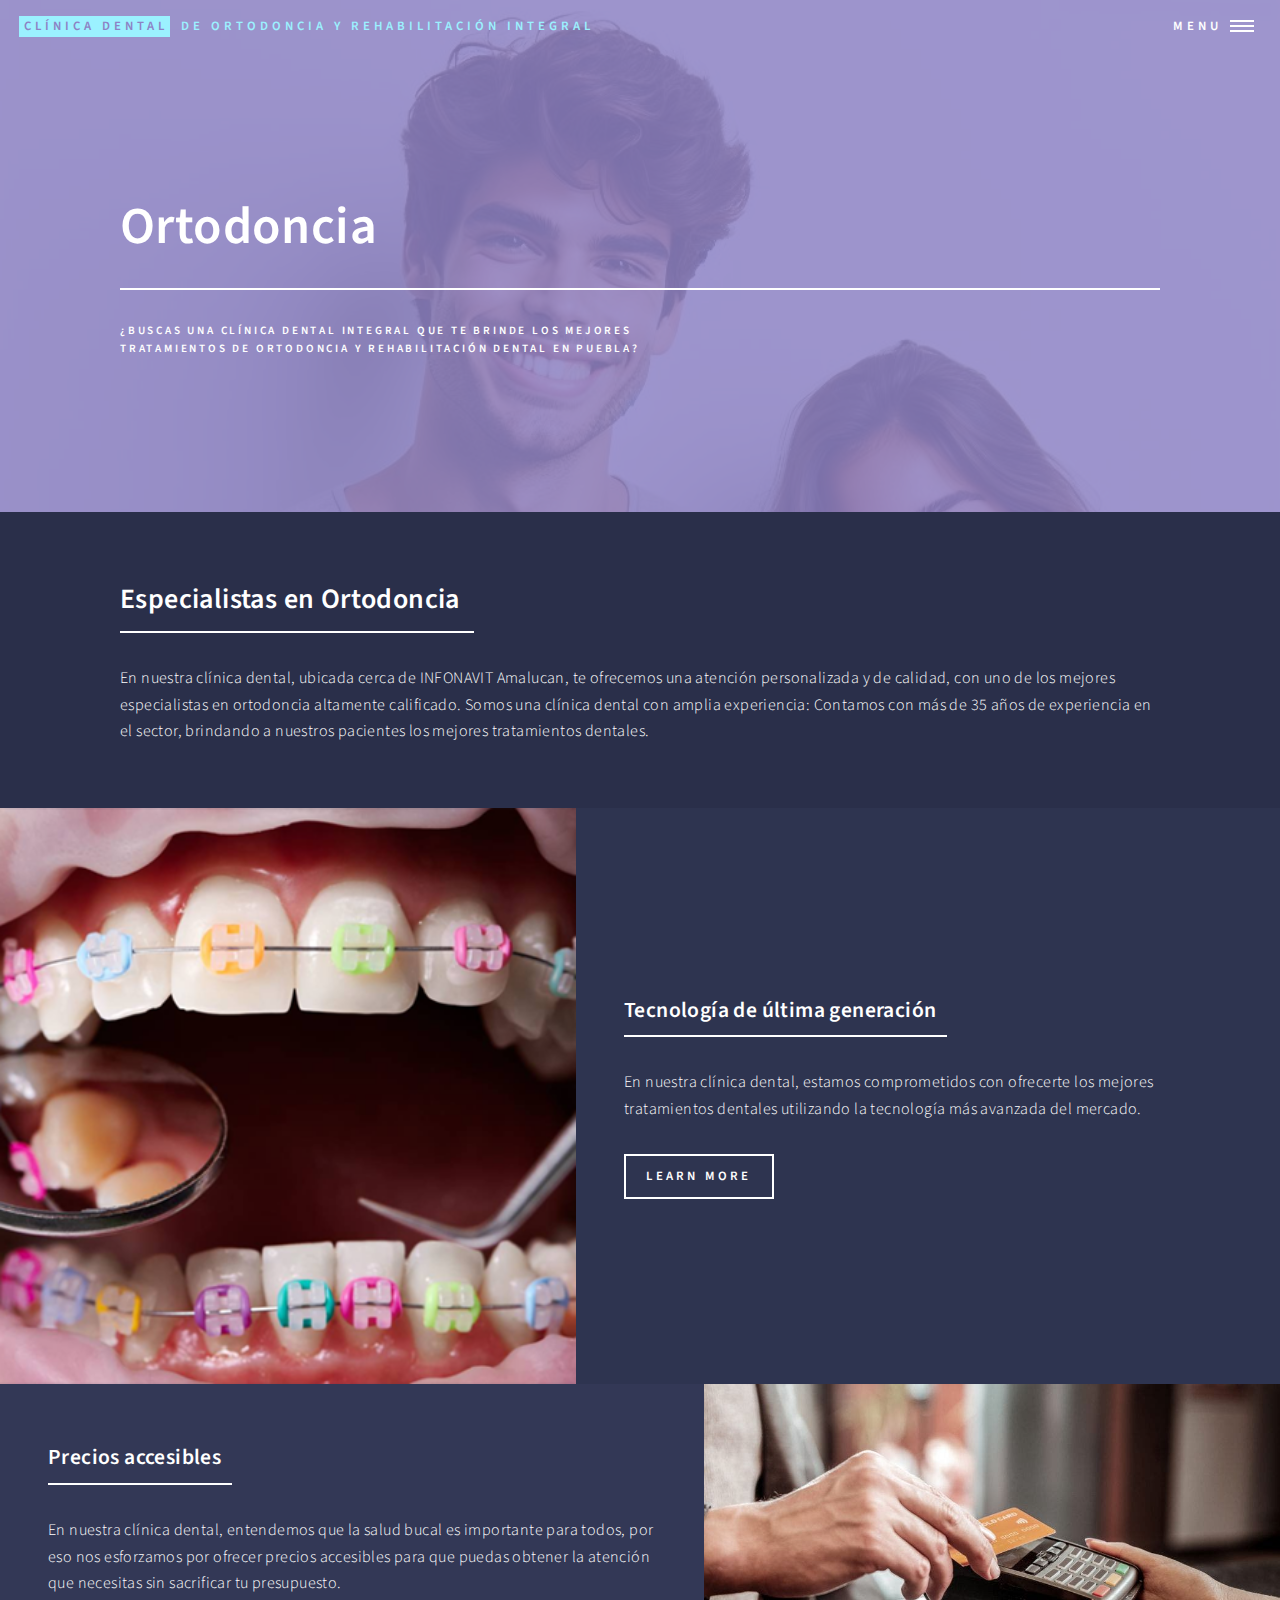
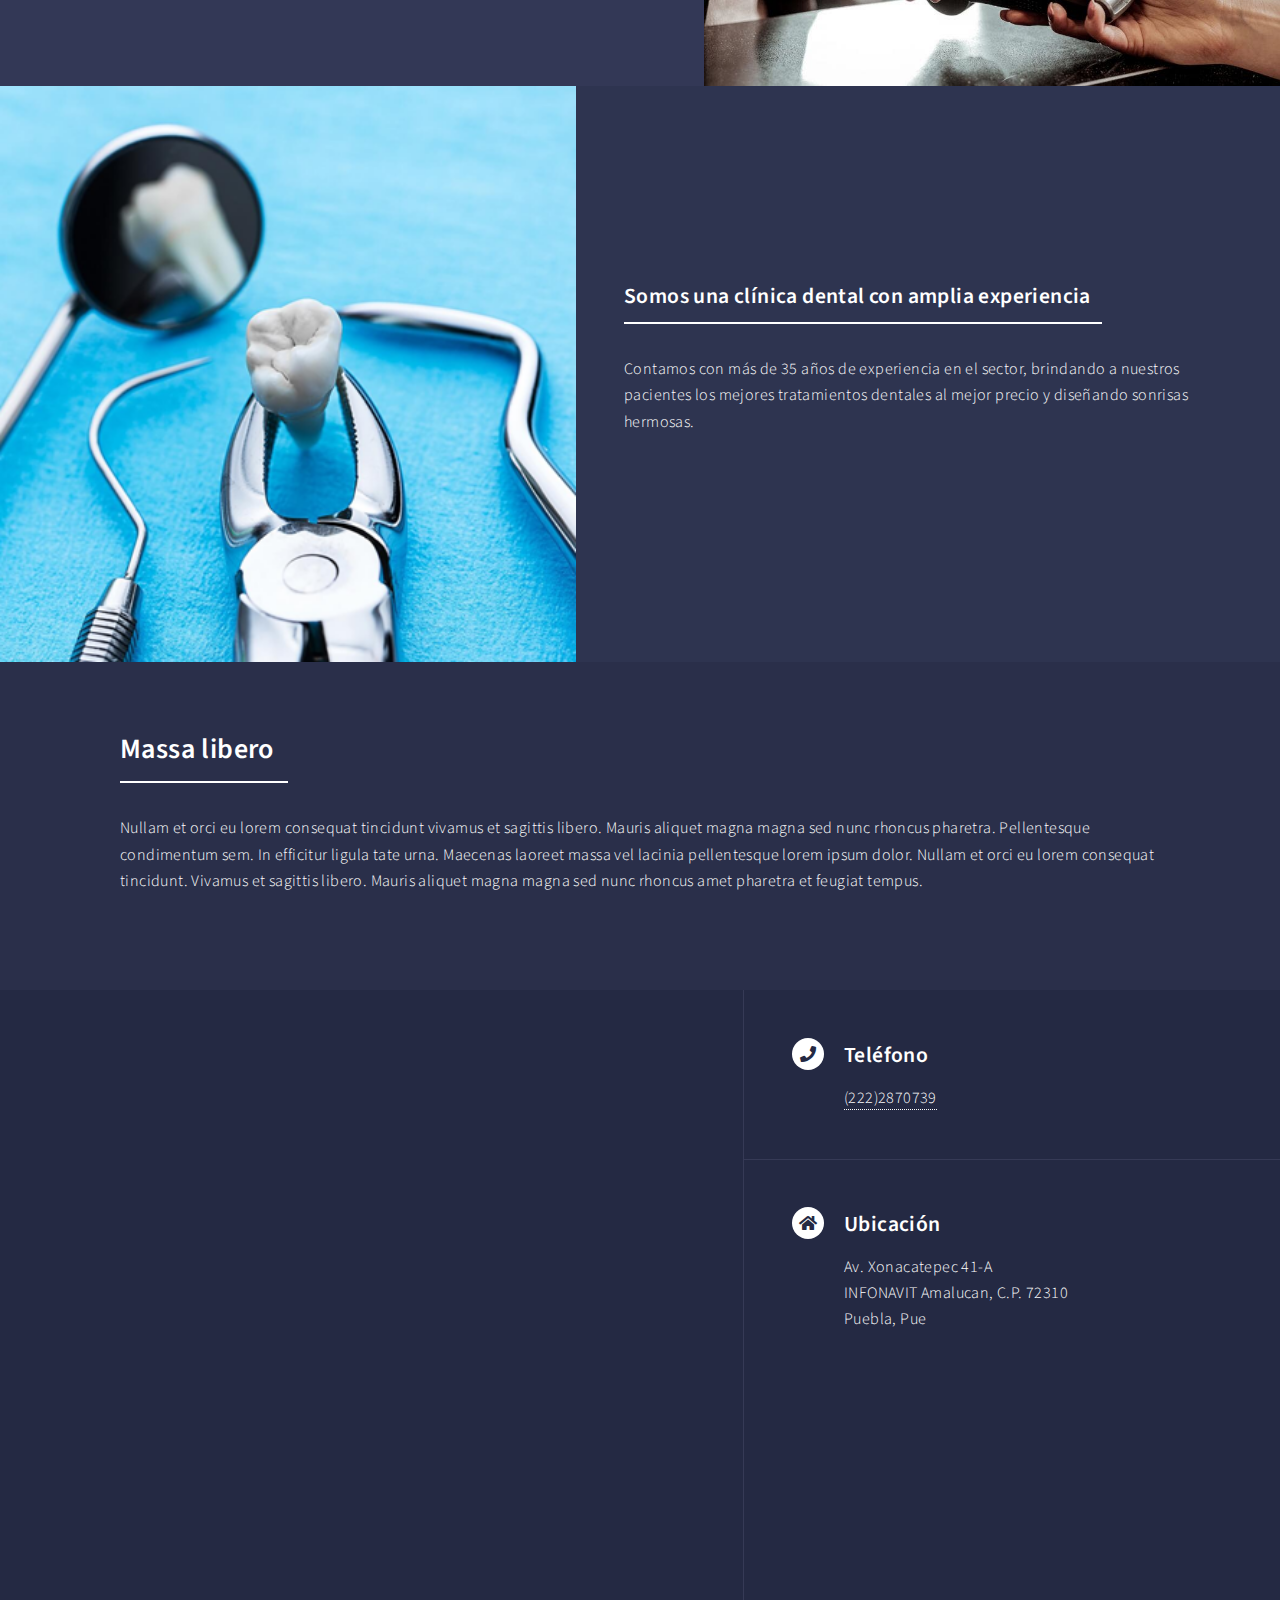
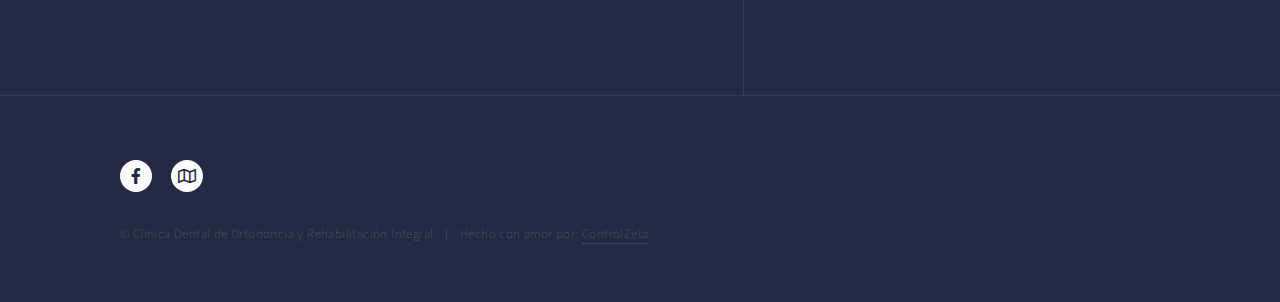
<file: landing.html>
<!DOCTYPE HTML>
<!--
	Forty by HTML5 UP
	html5up.net | @ajlkn
	Free for personal and commercial use under the CCA 3.0 license (html5up.net/license)
-->
<html lang="es">
	<head>
		<meta name="theme-color" content="#317EFB"/>
		<meta name="description" content="Clínica Dental de Ortodoncia y Rehabilitación Integral: ¡Tu sonrisa en las mejores manos!s">
		<meta property="og:title" content="Clínica de Rehabilitación y Ortodoncia Doctor Jorge Arroyo">
		<meta property="og:description" content="Tu sonrisa, nuestra pasión.">
		<meta property="og:image" content="http://controlzeta.com.mx/consultorio/img/logo.png">
		<meta property="og:url" content="http://controlzeta.com.mx/consultorio/">
		<meta property="og:site_name" content="Clínica de Rehabilitación y Ortodoncia Doctor Jorge Arroyo">
		<link rel="icon" href="/favicon.ico" sizes="any">
		<link rel="icon" href="/icon.svg" type="image/svg+xml">
		<link rel="apple-touch-icon" href="icon.png">
		<link rel="manifest" href="site.webmanifest">
		<meta charset="utf-8" />
		<meta name="viewport" content="width=device-width, initial-scale=1, user-scalable=no" />
		<link rel="stylesheet" href="assets/css/main.css" />
		<noscript><link rel="stylesheet" href="assets/css/noscript.css" /></noscript>
	</head>
	<body class="is-preload">

		<!-- Wrapper -->
			<div id="wrapper">

				<!-- Header -->
				<!-- Note: The "styleN" class below should match that of the banner element. -->
					<header id="header" class="alt style2">
						<a href="index.html" class="logo"><strong>Clínica Dental</strong> <span>de Ortodoncia y Rehabilitación Integral</span></a>
						<nav>
							<a href="#menu">Menu</a>
						</nav>
					</header>

				<!-- Menu -->
					<nav id="menu">
						<ul class="links">
							<li><a href="index.html">Home</a></li>
							<li><a href="landing.html">Ortodoncia</a></li>
							<!-- <li><a href="generic.html">Generic</a></li>
							<li><a href="elements.html">Elements</a></li> -->
						</ul>
						<ul class="actions stacked">
							<li><a href="#contact" class="button primary fit">
								Haz tu Cita al: 2222870739</a></li>
							<!-- <li><a href="#" class="button fit">Log In</a></li> -->
						</ul>
					</nav>

				<!-- Banner -->
				<!-- Note: The "styleN" class below should match that of the header element. -->
					<section id="banner" class="style2">
						<div class="inner">
							<span class="image">
								<img src="img/sonrisa.jpg" alt="Pacientes Ortodoncia" />
							</span>
							<header class="major">
								<h1>Ortodoncia</h1>
							</header>
							<div class="content">
								<p>¿Buscas una clínica dental integral que te brinde los mejores <br />
								tratamientos de ortodoncia y rehabilitación dental en Puebla?</p>
							</div>
						</div>
					</section>

				<!-- Main -->
					<div id="main">

						<!-- One -->
							<section id="one">
								<div class="inner">
									<header class="major">
										<h2>Especialistas en Ortodoncia</h2>
									</header>
									<p>En nuestra clínica dental, ubicada cerca de INFONAVIT Amalucan, te ofrecemos una atención personalizada y de calidad, con uno de los mejores especialistas en ortodoncia altamente calificado. Somos una clínica dental con amplia experiencia: Contamos con más de 35 años de experiencia en el sector, brindando a nuestros pacientes los mejores tratamientos dentales.</p>
								</div>
							</section>

						<!-- Two -->
							<section id="two" class="spotlights">
								<section>
									<a href="generic.html" class="image">
										<img src="img/ortodoncia.png" alt="" data-position="center center" />
									</a>
									<div class="content">
										<div class="inner">
											<header class="major">
												<h3>Tecnología de última generación</h3>
											</header>
											<p>En nuestra clínica dental, estamos comprometidos con ofrecerte los mejores tratamientos dentales utilizando la tecnología más avanzada del mercado.</p>
											<ul class="actions">
												<li><a href="generic.html" class="button">Learn more</a></li>
											</ul>
										</div>
									</div>
								</section>
								<section>
									<a href="generic.html" class="image">
										<img src="img/ahorro.jpg" alt="" data-position="top center" />
									</a>
									<div class="content">
										<div class="inner">
											<header class="major">
												<h3>Precios accesibles</h3>
											</header>
											<p>En nuestra clínica dental, entendemos que la salud bucal es importante para todos, por eso nos esforzamos por ofrecer precios accesibles para que puedas obtener la atención que necesitas sin sacrificar tu presupuesto.</p>
											<ul class="actions">
												<!-- <li><a href="generic.html" class="button">Learn more</a></li> -->
											</ul>
										</div>
									</div>
								</section>
								<section>
									<a href="generic.html" class="image">
										<img src="img/extracciones.png" alt="" data-position="25% 25%" />
									</a>
									<div class="content">
										<div class="inner">
											<header class="major">
												<h3>Somos una clínica dental con amplia experiencia</h3>
											</header>
											<p>Contamos con más de 35 años de experiencia en el sector, brindando a nuestros pacientes los mejores tratamientos dentales al mejor precio y diseñando sonrisas hermosas.</p>
											<ul class="actions">
												<!-- <li><a href="generic.html" class="button">Learn more</a></li> -->
											</ul>
										</div>
									</div>
								</section>
							</section>

						<!-- Three -->
							<section id="three">
								<div class="inner">
									<header class="major">
										<h2>Massa libero</h2>
									</header>
									<p>Nullam et orci eu lorem consequat tincidunt vivamus et sagittis libero. Mauris aliquet magna magna sed nunc rhoncus pharetra. Pellentesque condimentum sem. In efficitur ligula tate urna. Maecenas laoreet massa vel lacinia pellentesque lorem ipsum dolor. Nullam et orci eu lorem consequat tincidunt. Vivamus et sagittis libero. Mauris aliquet magna magna sed nunc rhoncus amet pharetra et feugiat tempus.</p>
									<ul class="actions">
										<!-- <li><a href="generic.html" class="button next">Get Started</a></li> -->
									</ul>
								</div>
							</section>

					</div>

				<!-- Contact -->
					<section id="contact">
						<div class="inner">
							<section>
								<iframe title="Direccion Consultorio"  id="googlemaps" src="https://www.google.com/maps/embed?pb=!1m18!1m12!1m3!1d60343.213032263644!2d-98.17568085870283!3d19.043906713498906!2m3!1f0!2f0!3f0!3m2!1i1024!2i768!4f13.1!3m3!1m2!1s0x85cfea65882cde81%3A0x963e3a0c47e50024!2sCl%C3%ADnica%20de%20Rehabilitaci%C3%B3n%20y%20Ortodoncia%20Doctor%20Jorge%20Arroyo!5e0!3m2!1ses-419!2sus!4v1706983348192!5m2!1ses-419!2sus" width="90%" height="600" style="border:0;" allowfullscreen="" loading="lazy" referrerpolicy="no-referrer-when-downgrade"></iframe>
							</section>
							<section class="split">
								<section>
									<div class="contact-method">
										<span class="icon solid alt fa-phone"></span>
										<h3>Teléfono</h3>
										<span><a href="tel:2222870739" type="tel" title="Número de atención al cliente">(222)2870739</a></span>
									</div>
								</section>
								<section>
									<div class="contact-method">
										<span class="icon solid alt fa-home"></span>
										<h3>Ubicación</h3>
										<span>Av. Xonacatepec 41-A <br />
                    						INFONAVIT Amalucan, C.P. 72310<br />
										Puebla, Pue</span>
									</div>
								</section>
							</section>
						</div>
					</section>

				<!-- Footer -->
				<footer id="footer">
					<div class="inner">
						<ul class="icons">
							<li><a alt="Facebook page" target="_blank" href="https://www.facebook.com/ClinicaDentalDeOrtodonciaRehabilitacionIntegral/" class="icon brands alt fa-facebook-f"><span class="label">Facebook</span></a></li>
							<li><a alt="Google maps" target="_blank" href="https://www.google.com/maps/place/Cl%C3%ADnica+de+Rehabilitaci%C3%B3n+y+Ortodoncia+Doctor+Jorge+Arroyo/@19.0501673,-98.1513537,20z/data=!4m6!3m5!1s0x85cfea65882cde81:0x963e3a0c47e50024!8m2!3d19.0503114!4d-98.1513348!16s%2Fg%2F1vm7bt2n?entry=tts" class="icon alt fa-map"><span class="label">Maps</span></a></li>
						</ul>
						<ul class="copyright">
							<li>&copy; Clínica Dental de Ortodoncia y Rehabilitación Integral</li><li>Hecho con amor por: <a href="http://controlzeta.com.mx/">ControlZeta</a></li>
						</ul>
					</div>
				</footer>

			</div>

		<!-- Scripts -->
			<script src="assets/js/jquery.min.js"></script>
			<script src="assets/js/jquery.scrolly.min.js"></script>
			<script src="assets/js/jquery.scrollex.min.js"></script>
			<script src="assets/js/browser.min.js"></script>
			<script src="assets/js/breakpoints.min.js"></script>
			<script src="assets/js/util.js"></script>
			<script src="assets/js/main.js"></script>

	</body>
</html>
</file>
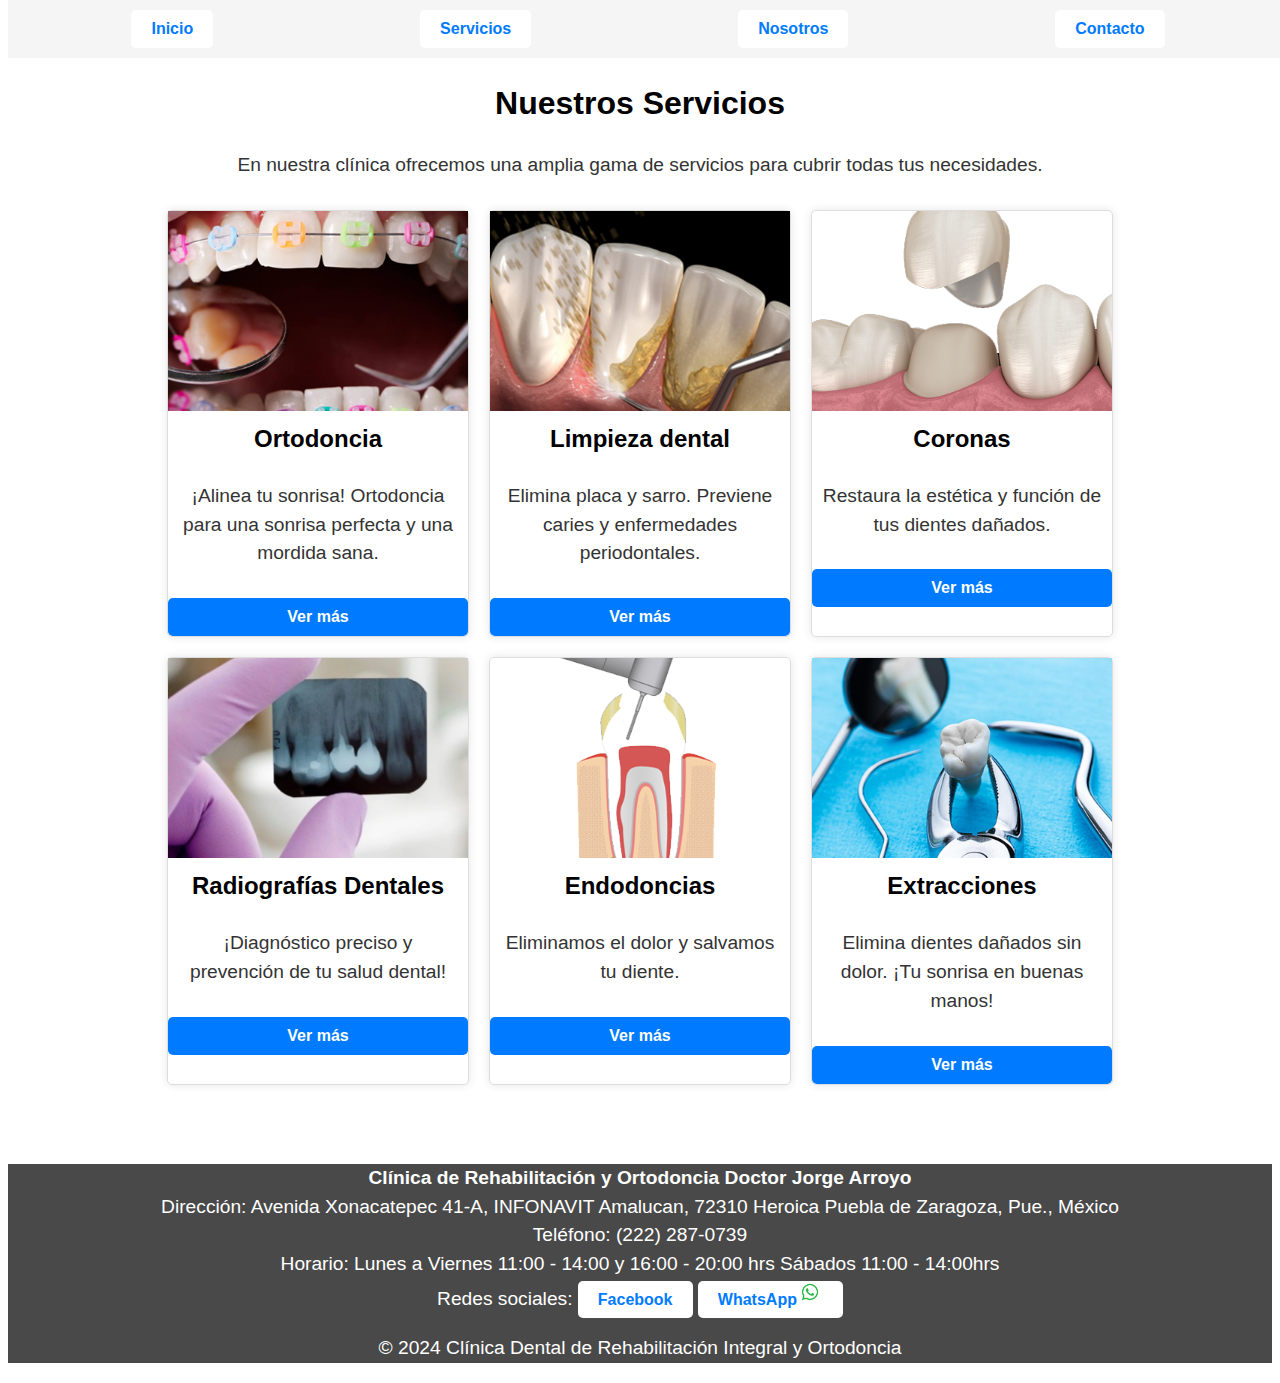
<file: servicios.html>
<!DOCTYPE html>
<html lang="es">
<head>
  <meta charset="UTF-8">
  <meta name="viewport" content="width=device-width, initial-scale=1.0">
  <title>Clínica de Rehabilitación y Ortodoncia Doctor Jorge Arroyo</title>
  <meta property="og:title" content="Clínica de Rehabilitación y Ortodoncia Doctor Jorge Arroyo">
  <meta property="og:description" content="Tu sonrisa, nuestra pasión.">
  <meta property="og:image" content="https://www.tuimagen.com/logo.png">
  <meta property="og:url" content="https://www.tuclinica.com">
  <meta property="og:site_name" content="Clínica de Rehabilitación y Ortodoncia Doctor Jorge Arroyo">
  <link rel="icon" href="/favicon.ico" sizes="any">
  <link rel="icon" href="/icon.svg" type="image/svg+xml">
  <link rel="apple-touch-icon" href="icon.png">
  <link rel="manifest" href="site.webmanifest">
  <meta name="theme-color" content="#fafafa">
  <link rel="stylesheet" href="css/style.css">
  <script src="js/app.js"></script>
</head>
<body>
  <header>
    <nav class="menu">
      <a href="index.html">Inicio</a>
      <a href="#">Servicios</a>
      <a href="index.html#inicio">Nosotros</a>
      <a href="index.html#contacto">Contacto</a>
    </nav>
  </header>
  <section id="servicios">
    <h2>Nuestros Servicios</h2>
    <p>En nuestra clínica ofrecemos una amplia gama de servicios para cubrir todas tus necesidades.</p>
  
    <div class="servicios-grid">
      <div class="servicio">
        <img src="img/ortodoncia.png" alt="Ortodoncia">
        <h3>Ortodoncia	</h3>
        <p>
          ¡Alinea tu sonrisa! Ortodoncia para una sonrisa perfecta y una mordida sana.</p>
        <a href="#">Ver más</a>
      </div>
      <div class="servicio">
        <img src="img/limpiezaDental.png" alt="Limpieza Dental">
        <h3>Limpieza dental	</h3>
        <p>Elimina placa y sarro. Previene caries y enfermedades periodontales.</p>
        <a href="#">Ver más</a>
      </div>
      <div class="servicio">
        <img src="img/corona.png" alt="Coronas Dentales">
        <h3>Coronas	</h3>
        <p> Restaura la estética y función de tus dientes dañados.</p>
        <a href="#">Ver más</a>
      </div>
      <div class="servicio">
        <img src="img/radiografias.png" alt="Radiografias Dentales">
        <h3>Radiografías Dentales	</h3>
        <p>¡Diagnóstico preciso y prevención de tu salud dental!</p>
        <a href="#">Ver más</a>
      </div>
  
      <div class="servicio">
        <img src="img/endodoncia.png" alt="Endodoncia">
        <h3>Endodoncias</h3>
        <p> Eliminamos el dolor y salvamos tu diente.</p>
        <a href="#">Ver más</a>
      </div>
  
      <div class="servicio">
        <img src="img/extracciones.png" alt="Extracciones Dentales">
        <h3>Extracciones</h3>
        <p>Elimina dientes dañados sin dolor. ¡Tu sonrisa en buenas manos!</p>
        <a href="#">Ver más</a>
      </div>
    </div>
  </section>
  <footer>
    <p>
      <strong>Clínica de Rehabilitación y Ortodoncia Doctor Jorge Arroyo</strong><br>
      Dirección: Avenida Xonacatepec 41-A, INFONAVIT Amalucan, 72310 Heroica Puebla de Zaragoza, Pue., México<br>
      Teléfono: (222) 287-0739<br>
      Horario: Lunes a Viernes 11:00 - 14:00 y 16:00 - 20:00 hrs Sábados 11:00 - 14:00hrs<br>
      Redes sociales: <a href="https://www.facebook.com/ClinicaDentalDeOrtodonciaRehabilitacionIntegral" target="_blank">Facebook</a> 
      <a href="https://api.whatsapp.com/send?phone=5212223109240&text=Hola%20necesito%20una%20cita">
        WhatsApp<img class="whatsapp" src="img/whatsapp_icon.png" alt="Compartir en WhatsApp">
      </a>    
    </p>
    <p>&copy; <span id="currentYear">2024</span> Clínica Dental de Rehabilitación Integral y Ortodoncia</p>
  </footer>
</body>
</html>
</file>
<file: assets/css/noscript.css>
/*
	Forty by HTML5 UP
	html5up.net | @ajlkn
	Free for personal and commercial use under the CCA 3.0 license (html5up.net/license)
*/

/* Banner */

	body.is-preload #banner:after {
		opacity: 0.85;
	}

	body.is-preload #banner > .inner {
		-moz-filter: none;
		-webkit-filter: none;
		-ms-filter: none;
		filter: none;
		-moz-transform: none;
		-webkit-transform: none;
		-ms-transform: none;
		transform: none;
		opacity: 1;
	}
</file>
<file: css/style.css>
@import url('https://fonts.googleapis.com/css2?family=Roboto:wght@300&display=swap');

body {
  font-family: 'Roboto', sans-serif;
  background-color: #ffffff; /* Blanco */
  color: #333333; /* Gris oscuro */
  font-family: sans-serif;
}

h1, h2, h3, h4, h5, h6 {
  color: #000000; /* Negro */
}

header {
  background-color: #007bff;
  position: fixed;
  top: 0;
  width: 100%;
  z-index: 10;
}

nav {
  display: flex;
  justify-content: space-around;
  padding: 10px 20px;
}

a {
  color: #ffffff;
  text-decoration: none;
  font-size: 16px;
  padding: 5px 10px;
}

a:hover {
  color: #ffffff;
  background-color: #0056b3; /* Azul secundario */
}

a {
  color: #007bff; /* Azul primario */
  text-decoration: none;
}

.splash {
  background-color: #f6fbff; /* Azul primario */
  display: flex;
  flex-direction: column;
  justify-content: center;
  align-items: center;
  padding: 20px;
  margin-top:50px;
  height: 100vh;
}

.splash img {
  width: 450px;
  margin-bottom: 20px;
}

h1 {
  font-size: 3em;
  margin-bottom: 10px;
}

p {
  font-size: 16px;
  margin-bottom: 20px;
  text-align: center;
}

a {
  background-color: #ffffff; /* Blanco */
  color: #007bff; /* Azul primario */
  padding: 10px 20px;
  border-radius: 5px;
  text-decoration: none;
  font-weight: bold;
}

section {
  height: 100vh;
  padding: 50px 20px;
  display: flex;
  flex-direction: column;
  justify-content: center;
  align-items: center;
}

#inicio {
  
  background-color: #59aff9;

}

h2 {
  font-size: 2em;
  margin-bottom: 10px;
}

h3 {
  font-size: 1.5em;
  margin-bottom: 20px;
}

p {
  font-size: 1.2em;
  line-height: 1.5;
  text-align: center;
}

ul {
  list-style: none;
  padding: 0;
  text-align: left;
  font-size: 1.8em;
}

ul li {
  margin-bottom: 10px;
}

blockquote {
  border-left: 5px solid #007bff;
  padding: 10px;
  margin: 20px 0;
  text-align: left;
}

.boton {
  background-color: #007bff; /* Azul primario */
  color: #ffffff; /* Blanco */
  padding: 10px 20px;
  border-radius: 5px;
  text-decoration: none;
}

.boton:hover {
  background-color: #0056b3; /* Azul secundario */
}

/* Parallax */

.parallax {
  background-attachment: fixed;
  background-position: center;
  background-repeat: no-repeat;
  background-size: cover;
}

/* Media queries */



/* Colores */

body {
  background-color: #ffffff; /* Blanco */
  color: #333333; /* Gris oscuro */
}

a {
  color: #007bff; /* Azul primario */
  text-decoration: none;
  padding: 10px 20px;
}



/* Menú */

header {
  background-color: #f5f5f5;
  position: fixed;
  top: 0;
  width: 100%;
  z-index: 10;
}

.menu {
  display: flex;
  justify-content: space-around;
  padding: 10px 20px;
}


/* Sticky */

.sticky {
  box-shadow: 0 2px 5px rgba(0, 0, 0, 0.1);
}

#servicios {
  padding: 50px 0;
  height: 100%;
}

.servicios-grid {
  display: flex;
  flex-wrap: wrap;
  justify-content: center;
}

.servicio {
  width: 300px;
  margin: 10px;
  border: 1px solid #ddd;
  border-radius: 5px;
  box-shadow: 0 0 10px rgba(0, 0, 0, 0.1);
}

.servicio img {
  width: 100%;
  height: 200px;
  object-fit: cover;
}

.servicio h3 {
  text-align: center;
  margin: 10px 0;
}

.servicio p {
  padding: 10px;
}

.servicio a {
  display: block;
  text-align: center;
  padding: 10px;
  background-color: #007bff;
  color: #ffffff;
  border-radius: 5px;
}

.servicio a:hover {
  background-color: #0056b3;
}


/* Colores */

#testimonios {
  background-color: #f5f5f5;
  padding: 50px 0;
}

.testimonio {
  background-color: #ffffff;
  padding: 20px;
  border: 1px solid #ddd;
  border-radius: 5px;
  margin: 10px;
  box-shadow: 0 0 10px rgba(0, 0, 0, 0.1);
}

.testimonio img {
  width: 100px;
  height: 100px;
  border-radius: 50%;
  float: left;
  margin-right: 20px;
}

.testimonio p {
  font-style: italic;
}

.testimonio h4 {
  text-align: center;
  margin: 0;
}

.testimonio .cargo {
  text-align: center;
  font-size: 14px;
  color: #999;
}

.whatsapp {
  height: auto;
  width: 18px;
  padding: 4px;
}

/* Colores */

#contacto {
  background-color:#477399;
  padding: 50px 0;
}

#contacto h2{
  
}


.formulario {
  padding: 20px;
  border: 1px solid #ddd;
  border-radius: 5px;
  margin: 10px;
  box-shadow: 0 0 10px rgba(0, 0, 0, 0.1);
}

.formulario label {
  font-weight: bold;
}

.formulario input {
  width: 100%;
  padding: 10px;
  border: 1px solid #ddd;
  border-radius: 5px;
  margin-bottom: 10px;
}

.formulario textarea {
  width: 100%;
  height: 100px;
  padding: 10px;
  border: 1px solid #ddd;
  border-radius: 5px;
  margin-bottom: 10px;
}

.formulario button {
  background-color: #007bff;
  color: #ffffff;
  padding: 10px 20px;
  border: 1px solid #007bff;
  border-radius: 5px;
  cursor: pointer;
}

.formulario button:hover {
  background-color: #0056b3;
}

#contacto {
  display: grid;
  grid-template-columns: repeat(2, 1fr);
  gap: 20px;
}

.columna-izquierda, .formulario {
  background-color: #f0f8ff24;
    padding: 20px;
    padding-right: 40px;
}

.columna-derecha, .informacion {
  padding: 20px;
}

#testimonios {
  margin: 20px auto;
}

#testimonios h2{
  padding-bottom:2em
}

.grid-testimonios {
  display: grid;
  grid-template-columns: repeat(3, 1fr);
  gap: 40px;
}

.tarjeta-testimonio {
  background-color: #fff;
  padding: 30px;
  border-radius: 10px;
  text-align: center;
}

.tarjeta-testimonio img {
  width: 100px;
  height: 100px;
  border-radius: 50%;
  margin: 0 auto;
}

.tarjeta-testimonio h3 {
  font-size: 18px;
  margin-top: 10px;
}

.tarjeta-testimonio p {
  margin-top: 10px;
}

footer{
  background-color: #494949;
  color: white;
}

@media (max-width: 768px) {
  .splash img {
    width: 50%;
  }
  .testimonio {
    float: none;
    width: 100%;
  }

  #contacto {
    grid-template-columns: 1fr;
  }

  #contacto .columna-izquierda{
    width: 100%;
    display: inline-grid;
  }

  .grid-testimonios {
    grid-template-columns: 1fr;
  }

    nav {
    flex-direction: column;
  }

  .servicios-grid {
    flex-direction: column;
  }

  .menu {
    flex-direction: column;
  }
  section {
    flex-direction: column;
  }
  #googlemaps {
    width: 90%;
    height: 400px;
    display: flex;
  }
}
</file>
<file: assets/css/main.css>
@import url(fontawesome-all.min.css);
@import url("https://fonts.googleapis.com/css?family=Source+Sans+Pro:300,300italic,600,600italic");

/*
	Forty by HTML5 UP
	html5up.net | @ajlkn
	Free for personal and commercial use under the CCA 3.0 license (html5up.net/license)
*/

html, body, div, span, applet, object,
iframe, h1, h2, h3, h4, h5, h6, p, blockquote,
pre, a, abbr, acronym, address, big, cite,
code, del, dfn, em, img, ins, kbd, q, s, samp,
small, strike, strong, sub, sup, tt, var, b,
u, i, center, dl, dt, dd, ol, ul, li, fieldset,
form, label, legend, table, caption, tbody,
tfoot, thead, tr, th, td, article, aside,
canvas, details, embed, figure, figcaption,
footer, header, hgroup, menu, nav, output, ruby,
section, summary, time, mark, audio, video {
	margin: 0;
	padding: 0;
	border: 0;
	font-size: 100%;
	font: inherit;
	vertical-align: baseline;}

article, aside, details, figcaption, figure,
footer, header, hgroup, menu, nav, section {
	display: block;}

body {
	line-height: 1;
}

ol, ul {
	list-style: none;
}

blockquote, q {
	quotes: none;
}

	blockquote:before, blockquote:after, q:before, q:after {
		content: '';
		content: none;
	}

table {
	border-collapse: collapse;
	border-spacing: 0;
}

body {
	-webkit-text-size-adjust: none;
}

mark {
	background-color: transparent;
	color: inherit;
}

input::-moz-focus-inner {
	border: 0;
	padding: 0;
}

input, select, textarea {
	-moz-appearance: none;
	-webkit-appearance: none;
	-ms-appearance: none;
	appearance: none;
}

/* Basic */

	@-ms-viewport {
		width: device-width;
	}

	body {
		-ms-overflow-style: scrollbar;
	}

	@media screen and (max-width: 480px) {

		html, body {
			min-width: 320px;
		}

	}

	html {
		box-sizing: border-box;
	}

	*, *:before, *:after {
		box-sizing: inherit;
	}

	body {
		background: #242943;
	}

		body.is-preload *, body.is-preload *:before, body.is-preload *:after {
			-moz-animation: none !important;
			-webkit-animation: none !important;
			-ms-animation: none !important;
			animation: none !important;
			-moz-transition: none !important;
			-webkit-transition: none !important;
			-ms-transition: none !important;
			transition: none !important;
		}

/* Type */

	body, input, select, textarea {
		color: #ffffff;
		font-family: "Source Sans Pro", Helvetica, sans-serif;
		font-size: 17pt;
		font-weight: 300;
		letter-spacing: 0.025em;
		line-height: 1.65;
	}

		@media screen and (max-width: 1680px) {

			body, input, select, textarea {
				font-size: 14pt;
			}

		}

		@media screen and (max-width: 1280px) {

			body, input, select, textarea {
				font-size: 12pt;
			}

		}

		@media screen and (max-width: 360px) {

			body, input, select, textarea {
				font-size: 11pt;
			}

		}

	a {
		-moz-transition: color 0.2s ease-in-out, border-bottom-color 0.2s ease-in-out;
		-webkit-transition: color 0.2s ease-in-out, border-bottom-color 0.2s ease-in-out;
		-ms-transition: color 0.2s ease-in-out, border-bottom-color 0.2s ease-in-out;
		transition: color 0.2s ease-in-out, border-bottom-color 0.2s ease-in-out;
		border-bottom: dotted 1px;
		color: inherit;
		text-decoration: none;
	}

		a:hover {
			border-bottom-color: transparent;
			color: #9bf1ff !important;
		}

		a:active {
			color: #53e3fb !important;
		}

	strong, b {
		color: #ffffff;
		font-weight: 600;
	}

	em, i {
		font-style: italic;
	}

	p {
		margin: 0 0 2em 0;
	}

	h1, h2, h3, h4, h5, h6 {
		color: #ffffff;
		font-weight: 600;
		line-height: 1.65;
		margin: 0 0 1em 0;
	}

		h1 a, h2 a, h3 a, h4 a, h5 a, h6 a {
			color: inherit;
			border-bottom: 0;
		}

	h1 {
		font-size: 2.5em;
	}

	h2 {
		font-size: 1.75em;
	}

	h3 {
		font-size: 1.35em;
	}

	h4 {
		font-size: 1.1em;
	}

	h5 {
		font-size: 0.9em;
	}

	h6 {
		font-size: 0.7em;
	}

	@media screen and (max-width: 736px) {

		h1 {
			font-size: 2em;
		}

		h2 {
			font-size: 1.5em;
		}

		h3 {
			font-size: 1.25em;
		}

	}

	sub {
		font-size: 0.8em;
		position: relative;
		top: 0.5em;
	}

	sup {
		font-size: 0.8em;
		position: relative;
		top: -0.5em;
	}

	blockquote {
		border-left: solid 4px rgba(212, 212, 255, 0.1);
		font-style: italic;
		margin: 0 0 2em 0;
		padding: 0.5em 0 0.5em 2em;
	}

	code {
		background: rgba(212, 212, 255, 0.035);
		font-family: "Courier New", monospace;
		font-size: 0.9em;
		margin: 0 0.25em;
		padding: 0.25em 0.65em;
	}

	pre {
		-webkit-overflow-scrolling: touch;
		font-family: "Courier New", monospace;
		font-size: 0.9em;
		margin: 0 0 2em 0;
	}

		pre code {
			display: block;
			line-height: 1.75;
			padding: 1em 1.5em;
			overflow-x: auto;
		}

	hr {
		border: 0;
		border-bottom: solid 1px rgba(212, 212, 255, 0.1);
		margin: 2em 0;
	}

		hr.major {
			margin: 3em 0;
		}

	.align-left {
		text-align: left;
	}

	.align-center {
		text-align: center;
	}

	.align-right {
		text-align: right;
	}

/* Row */

	.row {
		display: flex;
		flex-wrap: wrap;
		box-sizing: border-box;
		align-items: stretch;
	}

		.row > * {
			box-sizing: border-box;
		}

		.row.gtr-uniform > * > :last-child {
			margin-bottom: 0;
		}

		.row.aln-left {
			justify-content: flex-start;
		}

		.row.aln-center {
			justify-content: center;
		}

		.row.aln-right {
			justify-content: flex-end;
		}

		.row.aln-top {
			align-items: flex-start;
		}

		.row.aln-middle {
			align-items: center;
		}

		.row.aln-bottom {
			align-items: flex-end;
		}

		.row > .imp {
			order: -1;
		}

		.row > .col-1 {
			width: 8.33333%;
		}

		.row > .off-1 {
			margin-left: 8.33333%;
		}

		.row > .col-2 {
			width: 16.66667%;
		}

		.row > .off-2 {
			margin-left: 16.66667%;
		}

		.row > .col-3 {
			width: 25%;
		}

		.row > .off-3 {
			margin-left: 25%;
		}

		.row > .col-4 {
			width: 33.33333%;
		}

		.row > .off-4 {
			margin-left: 33.33333%;
		}

		.row > .col-5 {
			width: 41.66667%;
		}

		.row > .off-5 {
			margin-left: 41.66667%;
		}

		.row > .col-6 {
			width: 50%;
		}

		.row > .off-6 {
			margin-left: 50%;
		}

		.row > .col-7 {
			width: 58.33333%;
		}

		.row > .off-7 {
			margin-left: 58.33333%;
		}

		.row > .col-8 {
			width: 66.66667%;
		}

		.row > .off-8 {
			margin-left: 66.66667%;
		}

		.row > .col-9 {
			width: 75%;
		}

		.row > .off-9 {
			margin-left: 75%;
		}

		.row > .col-10 {
			width: 83.33333%;
		}

		.row > .off-10 {
			margin-left: 83.33333%;
		}

		.row > .col-11 {
			width: 91.66667%;
		}

		.row > .off-11 {
			margin-left: 91.66667%;
		}

		.row > .col-12 {
			width: 100%;
		}

		.row > .off-12 {
			margin-left: 100%;
		}

		.row.gtr-0 {
			margin-top: 0;
			margin-left: 0em;
		}

			.row.gtr-0 > * {
				padding: 0 0 0 0em;
			}

			.row.gtr-0.gtr-uniform {
				margin-top: 0em;
			}

				.row.gtr-0.gtr-uniform > * {
					padding-top: 0em;
				}

		.row.gtr-25 {
			margin-top: 0;
			margin-left: -0.5em;
		}

			.row.gtr-25 > * {
				padding: 0 0 0 0.5em;
			}

			.row.gtr-25.gtr-uniform {
				margin-top: -0.5em;
			}

				.row.gtr-25.gtr-uniform > * {
					padding-top: 0.5em;
				}

		.row.gtr-50 {
			margin-top: 0;
			margin-left: -1em;
		}

			.row.gtr-50 > * {
				padding: 0 0 0 1em;
			}

			.row.gtr-50.gtr-uniform {
				margin-top: -1em;
			}

				.row.gtr-50.gtr-uniform > * {
					padding-top: 1em;
				}

		.row {
			margin-top: 0;
			margin-left: -2em;
		}

			.row > * {
				padding: 0 0 0 2em;
			}

			.row.gtr-uniform {
				margin-top: -2em;
			}

				.row.gtr-uniform > * {
					padding-top: 2em;
				}

		.row.gtr-150 {
			margin-top: 0;
			margin-left: -3em;
		}

			.row.gtr-150 > * {
				padding: 0 0 0 3em;
			}

			.row.gtr-150.gtr-uniform {
				margin-top: -3em;
			}

				.row.gtr-150.gtr-uniform > * {
					padding-top: 3em;
				}

		.row.gtr-200 {
			margin-top: 0;
			margin-left: -4em;
		}

			.row.gtr-200 > * {
				padding: 0 0 0 4em;
			}

			.row.gtr-200.gtr-uniform {
				margin-top: -4em;
			}

				.row.gtr-200.gtr-uniform > * {
					padding-top: 4em;
				}

		@media screen and (max-width: 1680px) {

			.row {
				display: flex;
				flex-wrap: wrap;
				box-sizing: border-box;
				align-items: stretch;
			}

				.row > * {
					box-sizing: border-box;
				}

				.row.gtr-uniform > * > :last-child {
					margin-bottom: 0;
				}

				.row.aln-left {
					justify-content: flex-start;
				}

				.row.aln-center {
					justify-content: center;
				}

				.row.aln-right {
					justify-content: flex-end;
				}

				.row.aln-top {
					align-items: flex-start;
				}

				.row.aln-middle {
					align-items: center;
				}

				.row.aln-bottom {
					align-items: flex-end;
				}

				.row > .imp-xlarge {
					order: -1;
				}

				.row > .col-1-xlarge {
					width: 8.33333%;
				}

				.row > .off-1-xlarge {
					margin-left: 8.33333%;
				}

				.row > .col-2-xlarge {
					width: 16.66667%;
				}

				.row > .off-2-xlarge {
					margin-left: 16.66667%;
				}

				.row > .col-3-xlarge {
					width: 25%;
				}

				.row > .off-3-xlarge {
					margin-left: 25%;
				}

				.row > .col-4-xlarge {
					width: 33.33333%;
				}

				.row > .off-4-xlarge {
					margin-left: 33.33333%;
				}

				.row > .col-5-xlarge {
					width: 41.66667%;
				}

				.row > .off-5-xlarge {
					margin-left: 41.66667%;
				}

				.row > .col-6-xlarge {
					width: 50%;
				}

				.row > .off-6-xlarge {
					margin-left: 50%;
				}

				.row > .col-7-xlarge {
					width: 58.33333%;
				}

				.row > .off-7-xlarge {
					margin-left: 58.33333%;
				}

				.row > .col-8-xlarge {
					width: 66.66667%;
				}

				.row > .off-8-xlarge {
					margin-left: 66.66667%;
				}

				.row > .col-9-xlarge {
					width: 75%;
				}

				.row > .off-9-xlarge {
					margin-left: 75%;
				}

				.row > .col-10-xlarge {
					width: 83.33333%;
				}

				.row > .off-10-xlarge {
					margin-left: 83.33333%;
				}

				.row > .col-11-xlarge {
					width: 91.66667%;
				}

				.row > .off-11-xlarge {
					margin-left: 91.66667%;
				}

				.row > .col-12-xlarge {
					width: 100%;
				}

				.row > .off-12-xlarge {
					margin-left: 100%;
				}

				.row.gtr-0 {
					margin-top: 0;
					margin-left: 0em;
				}

					.row.gtr-0 > * {
						padding: 0 0 0 0em;
					}

					.row.gtr-0.gtr-uniform {
						margin-top: 0em;
					}

						.row.gtr-0.gtr-uniform > * {
							padding-top: 0em;
						}

				.row.gtr-25 {
					margin-top: 0;
					margin-left: -0.5em;
				}

					.row.gtr-25 > * {
						padding: 0 0 0 0.5em;
					}

					.row.gtr-25.gtr-uniform {
						margin-top: -0.5em;
					}

						.row.gtr-25.gtr-uniform > * {
							padding-top: 0.5em;
						}

				.row.gtr-50 {
					margin-top: 0;
					margin-left: -1em;
				}

					.row.gtr-50 > * {
						padding: 0 0 0 1em;
					}

					.row.gtr-50.gtr-uniform {
						margin-top: -1em;
					}

						.row.gtr-50.gtr-uniform > * {
							padding-top: 1em;
						}

				.row {
					margin-top: 0;
					margin-left: -2em;
				}

					.row > * {
						padding: 0 0 0 2em;
					}

					.row.gtr-uniform {
						margin-top: -2em;
					}

						.row.gtr-uniform > * {
							padding-top: 2em;
						}

				.row.gtr-150 {
					margin-top: 0;
					margin-left: -3em;
				}

					.row.gtr-150 > * {
						padding: 0 0 0 3em;
					}

					.row.gtr-150.gtr-uniform {
						margin-top: -3em;
					}

						.row.gtr-150.gtr-uniform > * {
							padding-top: 3em;
						}

				.row.gtr-200 {
					margin-top: 0;
					margin-left: -4em;
				}

					.row.gtr-200 > * {
						padding: 0 0 0 4em;
					}

					.row.gtr-200.gtr-uniform {
						margin-top: -4em;
					}

						.row.gtr-200.gtr-uniform > * {
							padding-top: 4em;
						}

		}

		@media screen and (max-width: 1280px) {

			.row {
				display: flex;
				flex-wrap: wrap;
				box-sizing: border-box;
				align-items: stretch;
			}

				.row > * {
					box-sizing: border-box;
				}

				.row.gtr-uniform > * > :last-child {
					margin-bottom: 0;
				}

				.row.aln-left {
					justify-content: flex-start;
				}

				.row.aln-center {
					justify-content: center;
				}

				.row.aln-right {
					justify-content: flex-end;
				}

				.row.aln-top {
					align-items: flex-start;
				}

				.row.aln-middle {
					align-items: center;
				}

				.row.aln-bottom {
					align-items: flex-end;
				}

				.row > .imp-large {
					order: -1;
				}

				.row > .col-1-large {
					width: 8.33333%;
				}

				.row > .off-1-large {
					margin-left: 8.33333%;
				}

				.row > .col-2-large {
					width: 16.66667%;
				}

				.row > .off-2-large {
					margin-left: 16.66667%;
				}

				.row > .col-3-large {
					width: 25%;
				}

				.row > .off-3-large {
					margin-left: 25%;
				}

				.row > .col-4-large {
					width: 33.33333%;
				}

				.row > .off-4-large {
					margin-left: 33.33333%;
				}

				.row > .col-5-large {
					width: 41.66667%;
				}

				.row > .off-5-large {
					margin-left: 41.66667%;
				}

				.row > .col-6-large {
					width: 50%;
				}

				.row > .off-6-large {
					margin-left: 50%;
				}

				.row > .col-7-large {
					width: 58.33333%;
				}

				.row > .off-7-large {
					margin-left: 58.33333%;
				}

				.row > .col-8-large {
					width: 66.66667%;
				}

				.row > .off-8-large {
					margin-left: 66.66667%;
				}

				.row > .col-9-large {
					width: 75%;
				}

				.row > .off-9-large {
					margin-left: 75%;
				}

				.row > .col-10-large {
					width: 83.33333%;
				}

				.row > .off-10-large {
					margin-left: 83.33333%;
				}

				.row > .col-11-large {
					width: 91.66667%;
				}

				.row > .off-11-large {
					margin-left: 91.66667%;
				}

				.row > .col-12-large {
					width: 100%;
				}

				.row > .off-12-large {
					margin-left: 100%;
				}

				.row.gtr-0 {
					margin-top: 0;
					margin-left: 0em;
				}

					.row.gtr-0 > * {
						padding: 0 0 0 0em;
					}

					.row.gtr-0.gtr-uniform {
						margin-top: 0em;
					}

						.row.gtr-0.gtr-uniform > * {
							padding-top: 0em;
						}

				.row.gtr-25 {
					margin-top: 0;
					margin-left: -0.375em;
				}

					.row.gtr-25 > * {
						padding: 0 0 0 0.375em;
					}

					.row.gtr-25.gtr-uniform {
						margin-top: -0.375em;
					}

						.row.gtr-25.gtr-uniform > * {
							padding-top: 0.375em;
						}

				.row.gtr-50 {
					margin-top: 0;
					margin-left: -0.75em;
				}

					.row.gtr-50 > * {
						padding: 0 0 0 0.75em;
					}

					.row.gtr-50.gtr-uniform {
						margin-top: -0.75em;
					}

						.row.gtr-50.gtr-uniform > * {
							padding-top: 0.75em;
						}

				.row {
					margin-top: 0;
					margin-left: -1.5em;
				}

					.row > * {
						padding: 0 0 0 1.5em;
					}

					.row.gtr-uniform {
						margin-top: -1.5em;
					}

						.row.gtr-uniform > * {
							padding-top: 1.5em;
						}

				.row.gtr-150 {
					margin-top: 0;
					margin-left: -2.25em;
				}

					.row.gtr-150 > * {
						padding: 0 0 0 2.25em;
					}

					.row.gtr-150.gtr-uniform {
						margin-top: -2.25em;
					}

						.row.gtr-150.gtr-uniform > * {
							padding-top: 2.25em;
						}

				.row.gtr-200 {
					margin-top: 0;
					margin-left: -3em;
				}

					.row.gtr-200 > * {
						padding: 0 0 0 3em;
					}

					.row.gtr-200.gtr-uniform {
						margin-top: -3em;
					}

						.row.gtr-200.gtr-uniform > * {
							padding-top: 3em;
						}

		}

		@media screen and (max-width: 980px) {

			.row {
				display: flex;
				flex-wrap: wrap;
				box-sizing: border-box;
				align-items: stretch;
			}

				.row > * {
					box-sizing: border-box;
				}

				.row.gtr-uniform > * > :last-child {
					margin-bottom: 0;
				}

				.row.aln-left {
					justify-content: flex-start;
				}

				.row.aln-center {
					justify-content: center;
				}

				.row.aln-right {
					justify-content: flex-end;
				}

				.row.aln-top {
					align-items: flex-start;
				}

				.row.aln-middle {
					align-items: center;
				}

				.row.aln-bottom {
					align-items: flex-end;
				}

				.row > .imp-medium {
					order: -1;
				}

				.row > .col-1-medium {
					width: 8.33333%;
				}

				.row > .off-1-medium {
					margin-left: 8.33333%;
				}

				.row > .col-2-medium {
					width: 16.66667%;
				}

				.row > .off-2-medium {
					margin-left: 16.66667%;
				}

				.row > .col-3-medium {
					width: 25%;
				}

				.row > .off-3-medium {
					margin-left: 25%;
				}

				.row > .col-4-medium {
					width: 33.33333%;
				}

				.row > .off-4-medium {
					margin-left: 33.33333%;
				}

				.row > .col-5-medium {
					width: 41.66667%;
				}

				.row > .off-5-medium {
					margin-left: 41.66667%;
				}

				.row > .col-6-medium {
					width: 50%;
				}

				.row > .off-6-medium {
					margin-left: 50%;
				}

				.row > .col-7-medium {
					width: 58.33333%;
				}

				.row > .off-7-medium {
					margin-left: 58.33333%;
				}

				.row > .col-8-medium {
					width: 66.66667%;
				}

				.row > .off-8-medium {
					margin-left: 66.66667%;
				}

				.row > .col-9-medium {
					width: 75%;
				}

				.row > .off-9-medium {
					margin-left: 75%;
				}

				.row > .col-10-medium {
					width: 83.33333%;
				}

				.row > .off-10-medium {
					margin-left: 83.33333%;
				}

				.row > .col-11-medium {
					width: 91.66667%;
				}

				.row > .off-11-medium {
					margin-left: 91.66667%;
				}

				.row > .col-12-medium {
					width: 100%;
				}

				.row > .off-12-medium {
					margin-left: 100%;
				}

				.row.gtr-0 {
					margin-top: 0;
					margin-left: 0em;
				}

					.row.gtr-0 > * {
						padding: 0 0 0 0em;
					}

					.row.gtr-0.gtr-uniform {
						margin-top: 0em;
					}

						.row.gtr-0.gtr-uniform > * {
							padding-top: 0em;
						}

				.row.gtr-25 {
					margin-top: 0;
					margin-left: -0.375em;
				}

					.row.gtr-25 > * {
						padding: 0 0 0 0.375em;
					}

					.row.gtr-25.gtr-uniform {
						margin-top: -0.375em;
					}

						.row.gtr-25.gtr-uniform > * {
							padding-top: 0.375em;
						}

				.row.gtr-50 {
					margin-top: 0;
					margin-left: -0.75em;
				}

					.row.gtr-50 > * {
						padding: 0 0 0 0.75em;
					}

					.row.gtr-50.gtr-uniform {
						margin-top: -0.75em;
					}

						.row.gtr-50.gtr-uniform > * {
							padding-top: 0.75em;
						}

				.row {
					margin-top: 0;
					margin-left: -1.5em;
				}

					.row > * {
						padding: 0 0 0 1.5em;
					}

					.row.gtr-uniform {
						margin-top: -1.5em;
					}

						.row.gtr-uniform > * {
							padding-top: 1.5em;
						}

				.row.gtr-150 {
					margin-top: 0;
					margin-left: -2.25em;
				}

					.row.gtr-150 > * {
						padding: 0 0 0 2.25em;
					}

					.row.gtr-150.gtr-uniform {
						margin-top: -2.25em;
					}

						.row.gtr-150.gtr-uniform > * {
							padding-top: 2.25em;
						}

				.row.gtr-200 {
					margin-top: 0;
					margin-left: -3em;
				}

					.row.gtr-200 > * {
						padding: 0 0 0 3em;
					}

					.row.gtr-200.gtr-uniform {
						margin-top: -3em;
					}

						.row.gtr-200.gtr-uniform > * {
							padding-top: 3em;
						}

		}

		@media screen and (max-width: 736px) {

			.row {
				display: flex;
				flex-wrap: wrap;
				box-sizing: border-box;
				align-items: stretch;
			}

				.row > * {
					box-sizing: border-box;
				}

				.row.gtr-uniform > * > :last-child {
					margin-bottom: 0;
				}

				.row.aln-left {
					justify-content: flex-start;
				}

				.row.aln-center {
					justify-content: center;
				}

				.row.aln-right {
					justify-content: flex-end;
				}

				.row.aln-top {
					align-items: flex-start;
				}

				.row.aln-middle {
					align-items: center;
				}

				.row.aln-bottom {
					align-items: flex-end;
				}

				.row > .imp-small {
					order: -1;
				}

				.row > .col-1-small {
					width: 8.33333%;
				}

				.row > .off-1-small {
					margin-left: 8.33333%;
				}

				.row > .col-2-small {
					width: 16.66667%;
				}

				.row > .off-2-small {
					margin-left: 16.66667%;
				}

				.row > .col-3-small {
					width: 25%;
				}

				.row > .off-3-small {
					margin-left: 25%;
				}

				.row > .col-4-small {
					width: 33.33333%;
				}

				.row > .off-4-small {
					margin-left: 33.33333%;
				}

				.row > .col-5-small {
					width: 41.66667%;
				}

				.row > .off-5-small {
					margin-left: 41.66667%;
				}

				.row > .col-6-small {
					width: 50%;
				}

				.row > .off-6-small {
					margin-left: 50%;
				}

				.row > .col-7-small {
					width: 58.33333%;
				}

				.row > .off-7-small {
					margin-left: 58.33333%;
				}

				.row > .col-8-small {
					width: 66.66667%;
				}

				.row > .off-8-small {
					margin-left: 66.66667%;
				}

				.row > .col-9-small {
					width: 75%;
				}

				.row > .off-9-small {
					margin-left: 75%;
				}

				.row > .col-10-small {
					width: 83.33333%;
				}

				.row > .off-10-small {
					margin-left: 83.33333%;
				}

				.row > .col-11-small {
					width: 91.66667%;
				}

				.row > .off-11-small {
					margin-left: 91.66667%;
				}

				.row > .col-12-small {
					width: 100%;
				}

				.row > .off-12-small {
					margin-left: 100%;
				}

				.row.gtr-0 {
					margin-top: 0;
					margin-left: 0em;
				}

					.row.gtr-0 > * {
						padding: 0 0 0 0em;
					}

					.row.gtr-0.gtr-uniform {
						margin-top: 0em;
					}

						.row.gtr-0.gtr-uniform > * {
							padding-top: 0em;
						}

				.row.gtr-25 {
					margin-top: 0;
					margin-left: -0.3125em;
				}

					.row.gtr-25 > * {
						padding: 0 0 0 0.3125em;
					}

					.row.gtr-25.gtr-uniform {
						margin-top: -0.3125em;
					}

						.row.gtr-25.gtr-uniform > * {
							padding-top: 0.3125em;
						}

				.row.gtr-50 {
					margin-top: 0;
					margin-left: -0.625em;
				}

					.row.gtr-50 > * {
						padding: 0 0 0 0.625em;
					}

					.row.gtr-50.gtr-uniform {
						margin-top: -0.625em;
					}

						.row.gtr-50.gtr-uniform > * {
							padding-top: 0.625em;
						}

				.row {
					margin-top: 0;
					margin-left: -1.25em;
				}

					.row > * {
						padding: 0 0 0 1.25em;
					}

					.row.gtr-uniform {
						margin-top: -1.25em;
					}

						.row.gtr-uniform > * {
							padding-top: 1.25em;
						}

				.row.gtr-150 {
					margin-top: 0;
					margin-left: -1.875em;
				}

					.row.gtr-150 > * {
						padding: 0 0 0 1.875em;
					}

					.row.gtr-150.gtr-uniform {
						margin-top: -1.875em;
					}

						.row.gtr-150.gtr-uniform > * {
							padding-top: 1.875em;
						}

				.row.gtr-200 {
					margin-top: 0;
					margin-left: -2.5em;
				}

					.row.gtr-200 > * {
						padding: 0 0 0 2.5em;
					}

					.row.gtr-200.gtr-uniform {
						margin-top: -2.5em;
					}

						.row.gtr-200.gtr-uniform > * {
							padding-top: 2.5em;
						}

		}

		@media screen and (max-width: 480px) {

			.row {
				display: flex;
				flex-wrap: wrap;
				box-sizing: border-box;
				align-items: stretch;
			}

				.row > * {
					box-sizing: border-box;
				}

				.row.gtr-uniform > * > :last-child {
					margin-bottom: 0;
				}

				.row.aln-left {
					justify-content: flex-start;
				}

				.row.aln-center {
					justify-content: center;
				}

				.row.aln-right {
					justify-content: flex-end;
				}

				.row.aln-top {
					align-items: flex-start;
				}

				.row.aln-middle {
					align-items: center;
				}

				.row.aln-bottom {
					align-items: flex-end;
				}

				.row > .imp-xsmall {
					order: -1;
				}

				.row > .col-1-xsmall {
					width: 8.33333%;
				}

				.row > .off-1-xsmall {
					margin-left: 8.33333%;
				}

				.row > .col-2-xsmall {
					width: 16.66667%;
				}

				.row > .off-2-xsmall {
					margin-left: 16.66667%;
				}

				.row > .col-3-xsmall {
					width: 25%;
				}

				.row > .off-3-xsmall {
					margin-left: 25%;
				}

				.row > .col-4-xsmall {
					width: 33.33333%;
				}

				.row > .off-4-xsmall {
					margin-left: 33.33333%;
				}

				.row > .col-5-xsmall {
					width: 41.66667%;
				}

				.row > .off-5-xsmall {
					margin-left: 41.66667%;
				}

				.row > .col-6-xsmall {
					width: 50%;
				}

				.row > .off-6-xsmall {
					margin-left: 50%;
				}

				.row > .col-7-xsmall {
					width: 58.33333%;
				}

				.row > .off-7-xsmall {
					margin-left: 58.33333%;
				}

				.row > .col-8-xsmall {
					width: 66.66667%;
				}

				.row > .off-8-xsmall {
					margin-left: 66.66667%;
				}

				.row > .col-9-xsmall {
					width: 75%;
				}

				.row > .off-9-xsmall {
					margin-left: 75%;
				}

				.row > .col-10-xsmall {
					width: 83.33333%;
				}

				.row > .off-10-xsmall {
					margin-left: 83.33333%;
				}

				.row > .col-11-xsmall {
					width: 91.66667%;
				}

				.row > .off-11-xsmall {
					margin-left: 91.66667%;
				}

				.row > .col-12-xsmall {
					width: 100%;
				}

				.row > .off-12-xsmall {
					margin-left: 100%;
				}

				.row.gtr-0 {
					margin-top: 0;
					margin-left: 0em;
				}

					.row.gtr-0 > * {
						padding: 0 0 0 0em;
					}

					.row.gtr-0.gtr-uniform {
						margin-top: 0em;
					}

						.row.gtr-0.gtr-uniform > * {
							padding-top: 0em;
						}

				.row.gtr-25 {
					margin-top: 0;
					margin-left: -0.3125em;
				}

					.row.gtr-25 > * {
						padding: 0 0 0 0.3125em;
					}

					.row.gtr-25.gtr-uniform {
						margin-top: -0.3125em;
					}

						.row.gtr-25.gtr-uniform > * {
							padding-top: 0.3125em;
						}

				.row.gtr-50 {
					margin-top: 0;
					margin-left: -0.625em;
				}

					.row.gtr-50 > * {
						padding: 0 0 0 0.625em;
					}

					.row.gtr-50.gtr-uniform {
						margin-top: -0.625em;
					}

						.row.gtr-50.gtr-uniform > * {
							padding-top: 0.625em;
						}

				.row {
					margin-top: 0;
					margin-left: -1.25em;
				}

					.row > * {
						padding: 0 0 0 1.25em;
					}

					.row.gtr-uniform {
						margin-top: -1.25em;
					}

						.row.gtr-uniform > * {
							padding-top: 1.25em;
						}

				.row.gtr-150 {
					margin-top: 0;
					margin-left: -1.875em;
				}

					.row.gtr-150 > * {
						padding: 0 0 0 1.875em;
					}

					.row.gtr-150.gtr-uniform {
						margin-top: -1.875em;
					}

						.row.gtr-150.gtr-uniform > * {
							padding-top: 1.875em;
						}

				.row.gtr-200 {
					margin-top: 0;
					margin-left: -2.5em;
				}

					.row.gtr-200 > * {
						padding: 0 0 0 2.5em;
					}

					.row.gtr-200.gtr-uniform {
						margin-top: -2.5em;
					}

						.row.gtr-200.gtr-uniform > * {
							padding-top: 2.5em;
						}

		}

/* Section/Article */

	section.special, article.special {
		text-align: center;
	}

	header.major {
		width: -moz-max-content;
		width: -webkit-max-content;
		width: -ms-max-content;
		width: max-content;
		margin-bottom: 2em;
	}

		header.major > :first-child {
			margin-bottom: 0;
			width: calc(100% + 0.5em);
		}

			header.major > :first-child:after {
				content: '';
				background-color: #ffffff;
				display: block;
				height: 2px;
				margin: 0.325em 0 0.5em 0;
				width: 100%;
			}

		header.major > p {
			font-size: 0.7em;
			font-weight: 600;
			letter-spacing: 0.25em;
			margin-bottom: 0;
			text-transform: uppercase;
		}

		body.is-ie header.major > :first-child:after {
			max-width: 9em;
		}

		body.is-ie header.major > h1:after {
			max-width: 100% !important;
		}

	@media screen and (max-width: 736px) {

		header.major > p br {
			display: none;
		}

	}

/* Form */

	form {
		margin: 0 0 2em 0;
	}

		form > :last-child {
			margin-bottom: 0;
		}

		form > .fields {
			display: -moz-flex;
			display: -webkit-flex;
			display: -ms-flex;
			display: flex;
			-moz-flex-wrap: wrap;
			-webkit-flex-wrap: wrap;
			-ms-flex-wrap: wrap;
			flex-wrap: wrap;
			width: calc(100% + 3em);
			margin: -1.5em 0 2em -1.5em;
		}

			form > .fields > .field {
				-moz-flex-grow: 0;
				-webkit-flex-grow: 0;
				-ms-flex-grow: 0;
				flex-grow: 0;
				-moz-flex-shrink: 0;
				-webkit-flex-shrink: 0;
				-ms-flex-shrink: 0;
				flex-shrink: 0;
				padding: 1.5em 0 0 1.5em;
				width: calc(100% - 1.5em);
			}

				form > .fields > .field.half {
					width: calc(50% - 0.75em);
				}

				form > .fields > .field.third {
					width: calc(100%/3 - 0.5em);
				}

				form > .fields > .field.quarter {
					width: calc(25% - 0.375em);
				}

		@media screen and (max-width: 480px) {

			form > .fields {
				width: calc(100% + 3em);
				margin: -1.5em 0 2em -1.5em;
			}

				form > .fields > .field {
					padding: 1.5em 0 0 1.5em;
					width: calc(100% - 1.5em);
				}

					form > .fields > .field.half {
						width: calc(100% - 1.5em);
					}

					form > .fields > .field.third {
						width: calc(100% - 1.5em);
					}

					form > .fields > .field.quarter {
						width: calc(100% - 1.5em);
					}

		}

	label {
		color: #ffffff;
		display: block;
		font-size: 0.8em;
		font-weight: 600;
		letter-spacing: 0.25em;
		margin: 0 0 1em 0;
		text-transform: uppercase;
	}

	input[type="text"],
	input[type="password"],
	input[type="email"],
	input[type="tel"],
	input[type="search"],
	input[type="url"],
	select,
	textarea {
		-moz-appearance: none;
		-webkit-appearance: none;
		-ms-appearance: none;
		appearance: none;
		background: rgba(212, 212, 255, 0.035);
		border: none;
		border-radius: 0;
		color: inherit;
		display: block;
		outline: 0;
		padding: 0 1em;
		text-decoration: none;
		width: 100%;
	}

		input[type="text"]:invalid,
		input[type="password"]:invalid,
		input[type="email"]:invalid,
		input[type="tel"]:invalid,
		input[type="search"]:invalid,
		input[type="url"]:invalid,
		select:invalid,
		textarea:invalid {
			box-shadow: none;
		}

		input[type="text"]:focus,
		input[type="password"]:focus,
		input[type="email"]:focus,
		input[type="tel"]:focus,
		input[type="search"]:focus,
		input[type="url"]:focus,
		select:focus,
		textarea:focus {
			border-color: #9bf1ff;
			box-shadow: 0 0 0 2px #9bf1ff;
		}

	select {
		background-image: url("data:image/svg+xml;charset=utf8,%3Csvg xmlns='http://www.w3.org/2000/svg' width='40' height='40' preserveAspectRatio='none' viewBox='0 0 40 40'%3E%3Cpath d='M9.4,12.3l10.4,10.4l10.4-10.4c0.2-0.2,0.5-0.4,0.9-0.4c0.3,0,0.6,0.1,0.9,0.4l3.3,3.3c0.2,0.2,0.4,0.5,0.4,0.9 c0,0.4-0.1,0.6-0.4,0.9L20.7,31.9c-0.2,0.2-0.5,0.4-0.9,0.4c-0.3,0-0.6-0.1-0.9-0.4L4.3,17.3c-0.2-0.2-0.4-0.5-0.4-0.9 c0-0.4,0.1-0.6,0.4-0.9l3.3-3.3c0.2-0.2,0.5-0.4,0.9-0.4S9.1,12.1,9.4,12.3z' fill='rgba(212, 212, 255, 0.1)' /%3E%3C/svg%3E");
		background-size: 1.25rem;
		background-repeat: no-repeat;
		background-position: calc(100% - 1rem) center;
		height: 2.75em;
		padding-right: 2.75em;
		text-overflow: ellipsis;
	}

		select option {
			color: #ffffff;
			background: #242943;
		}

		select:focus::-ms-value {
			background-color: transparent;
		}

		select::-ms-expand {
			display: none;
		}

	input[type="text"],
	input[type="password"],
	input[type="email"],
	input[type="tel"],
	input[type="search"],
	input[type="url"],
	select {
		height: 2.75em;
	}

	textarea {
		padding: 0.75em 1em;
	}

	input[type="checkbox"],
	input[type="radio"] {
		-moz-appearance: none;
		-webkit-appearance: none;
		-ms-appearance: none;
		appearance: none;
		display: block;
		float: left;
		margin-right: -2em;
		opacity: 0;
		width: 1em;
		z-index: -1;
	}

		input[type="checkbox"] + label,
		input[type="radio"] + label {
			text-decoration: none;
			color: #ffffff;
			cursor: pointer;
			display: inline-block;
			font-weight: 300;
			padding-left: 2.65em;
			padding-right: 0.75em;
			position: relative;
		}

			input[type="checkbox"] + label:before,
			input[type="radio"] + label:before {
				-moz-osx-font-smoothing: grayscale;
				-webkit-font-smoothing: antialiased;
				display: inline-block;
				font-style: normal;
				font-variant: normal;
				text-rendering: auto;
				line-height: 1;
				text-transform: none !important;
				font-family: 'Font Awesome 5 Free';
				font-weight: 900;
			}

			input[type="checkbox"] + label:before,
			input[type="radio"] + label:before {
				background: rgba(212, 212, 255, 0.035);
				content: '';
				display: inline-block;
				font-size: 0.8em;
				height: 2.0625em;
				left: 0;
				letter-spacing: 0;
				line-height: 2.0625em;
				position: absolute;
				text-align: center;
				top: 0;
				width: 2.0625em;
			}

		input[type="checkbox"]:checked + label:before,
		input[type="radio"]:checked + label:before {
			background: #ffffff;
			border-color: #9bf1ff;
			content: '\f00c';
			color: #242943;
		}

		input[type="checkbox"]:focus + label:before,
		input[type="radio"]:focus + label:before {
			box-shadow: 0 0 0 2px #9bf1ff;
		}

	input[type="radio"] + label:before {
		border-radius: 100%;
	}

	::-webkit-input-placeholder {
		color: rgba(244, 244, 255, 0.2) !important;
		opacity: 1.0;
	}

	:-moz-placeholder {
		color: rgba(244, 244, 255, 0.2) !important;
		opacity: 1.0;
	}

	::-moz-placeholder {
		color: rgba(244, 244, 255, 0.2) !important;
		opacity: 1.0;
	}

	:-ms-input-placeholder {
		color: rgba(244, 244, 255, 0.2) !important;
		opacity: 1.0;
	}

/* Box */

	.box {
		border: solid 1px rgba(212, 212, 255, 0.1);
		margin-bottom: 2em;
		padding: 1.5em;
	}

		.box > :last-child,
		.box > :last-child > :last-child,
		.box > :last-child > :last-child > :last-child {
			margin-bottom: 0;
		}

		.box.alt {
			border: 0;
			border-radius: 0;
			padding: 0;
		}

/* Icon */

	.icon {
		text-decoration: none;
		border-bottom: none;
		position: relative;
	}

		.icon:before {
			-moz-osx-font-smoothing: grayscale;
			-webkit-font-smoothing: antialiased;
			display: inline-block;
			font-style: normal;
			font-variant: normal;
			text-rendering: auto;
			line-height: 1;
			text-transform: none !important;
			font-family: 'Font Awesome 5 Free';
			font-weight: 400;
		}

		.icon > .label {
			display: none;
		}

		.icon:before {
			line-height: inherit;
		}

		.icon.solid:before {
			font-weight: 900;
		}

		.icon.brands:before {
			font-family: 'Font Awesome 5 Brands';
		}

		.icon.alt:before {
			background-color: #ffffff;
			border-radius: 100%;
			color: #242943;
			display: inline-block;
			height: 2em;
			line-height: 2em;
			text-align: center;
			width: 2em;
		}

	a.icon.alt:before {
		-moz-transition: background-color 0.2s ease-in-out;
		-webkit-transition: background-color 0.2s ease-in-out;
		-ms-transition: background-color 0.2s ease-in-out;
		transition: background-color 0.2s ease-in-out;
	}

	a.icon.alt:hover:before {
		background-color: #6fc3df;
	}

	a.icon.alt:active:before {
		background-color: #37a6cb;
	}

/* Image */

	.image {
		border: 0;
		display: inline-block;
		position: relative;
	}

		.image img {
			display: block;
		}

		.image.left, .image.right {
			max-width: 30%;
		}

			.image.left img, .image.right img {
				width: 100%;
			}

		.image.left {
			float: left;
			margin: 0 1.5em 1.25em 0;
			top: 0.25em;
		}

		.image.right {
			float: right;
			margin: 0 0 1.25em 1.5em;
			top: 0.25em;
		}

		.image.fit {
			display: block;
			margin: 0 0 2em 0;
			width: 100%;
		}

			.image.fit img {
				width: 100%;
			}

		.image.main {
			display: block;
			margin: 2.5em 0;
			width: 100%;
		}

			.image.main img {
				width: 100%;
			}

			@media screen and (max-width: 736px) {

				.image.main {
					margin: 1.5em 0;
				}

			}

/* List */

	ol {
		list-style: decimal;
		margin: 0 0 2em 0;
		padding-left: 1.25em;
	}

		ol li {
			padding-left: 0.25em;
		}

	ul {
		list-style: disc;
		margin: 0 0 2em 0;
		padding-left: 1em;
	}

		ul li {
			padding-left: 0.5em;
		}

		ul.alt {
			list-style: none;
			padding-left: 0;
		}

			ul.alt li {
				border-top: solid 1px rgba(212, 212, 255, 0.1);
				padding: 0.5em 0;
			}

				ul.alt li:first-child {
					border-top: 0;
					padding-top: 0;
				}

	dl {
		margin: 0 0 2em 0;
	}

		dl dt {
			display: block;
			font-weight: 600;
			margin: 0 0 1em 0;
		}

		dl dd {
			margin-left: 2em;
		}

/* Actions */

	ul.actions {
		display: -moz-flex;
		display: -webkit-flex;
		display: -ms-flex;
		display: flex;
		cursor: default;
		list-style: none;
		margin-left: -1em;
		padding-left: 0;
	}

		ul.actions li {
			padding: 0 0 0 1em;
			vertical-align: middle;
		}

		ul.actions.special {
			-moz-justify-content: center;
			-webkit-justify-content: center;
			-ms-justify-content: center;
			justify-content: center;
			width: 100%;
			margin-left: 0;
		}

			ul.actions.special li:first-child {
				padding-left: 0;
			}

		ul.actions.stacked {
			-moz-flex-direction: column;
			-webkit-flex-direction: column;
			-ms-flex-direction: column;
			flex-direction: column;
			margin-left: 0;
		}

			ul.actions.stacked li {
				padding: 1.3em 0 0 0;
			}

				ul.actions.stacked li:first-child {
					padding-top: 0;
				}

		ul.actions.fit {
			width: calc(100% + 1em);
		}

			ul.actions.fit li {
				-moz-flex-grow: 1;
				-webkit-flex-grow: 1;
				-ms-flex-grow: 1;
				flex-grow: 1;
				-moz-flex-shrink: 1;
				-webkit-flex-shrink: 1;
				-ms-flex-shrink: 1;
				flex-shrink: 1;
				width: 100%;
			}

				ul.actions.fit li > * {
					width: 100%;
				}

			ul.actions.fit.stacked {
				width: 100%;
			}

/* Icons */

	ul.icons {
		cursor: default;
		list-style: none;
		padding-left: 0;
	}

		ul.icons li {
			display: inline-block;
			padding: 0 1em 0 0;
		}

			ul.icons li:last-child {
				padding-right: 0;
			}

		@media screen and (max-width: 736px) {

			ul.icons li {
				padding: 0 0.75em 0 0;
			}

		}

/* Pagination */

	ul.pagination {
		cursor: default;
		list-style: none;
		padding-left: 0;
	}

		ul.pagination li {
			display: inline-block;
			padding-left: 0;
			vertical-align: middle;
		}

			ul.pagination li > .page {
				-moz-transition: background-color 0.2s ease-in-out, color 0.2s ease-in-out;
				-webkit-transition: background-color 0.2s ease-in-out, color 0.2s ease-in-out;
				-ms-transition: background-color 0.2s ease-in-out, color 0.2s ease-in-out;
				transition: background-color 0.2s ease-in-out, color 0.2s ease-in-out;
				border-bottom: 0;
				display: inline-block;
				font-size: 0.8em;
				font-weight: 600;
				height: 1.5em;
				line-height: 1.5em;
				margin: 0 0.125em;
				min-width: 1.5em;
				padding: 0 0.5em;
				text-align: center;
			}

				ul.pagination li > .page.active {
					background-color: #ffffff;
					color: #242943;
				}

					ul.pagination li > .page.active:hover {
						background-color: #9bf1ff;
						color: #242943 !important;
					}

					ul.pagination li > .page.active:active {
						background-color: #53e3fb;
					}

			ul.pagination li:first-child {
				padding-right: 0.75em;
			}

			ul.pagination li:last-child {
				padding-left: 0.75em;
			}

		@media screen and (max-width: 480px) {

			ul.pagination li:nth-child(n+2):nth-last-child(n+2) {
				display: none;
			}

			ul.pagination li:first-child {
				padding-right: 0;
			}

		}

/* Table */

	.table-wrapper {
		-webkit-overflow-scrolling: touch;
		overflow-x: auto;
	}

	table {
		margin: 0 0 2em 0;
		width: 100%;
	}

		table tbody tr {
			border: solid 1px rgba(212, 212, 255, 0.1);
			border-left: 0;
			border-right: 0;
		}

			table tbody tr:nth-child(2n + 1) {
				background-color: rgba(212, 212, 255, 0.035);
			}

		table td {
			padding: 0.75em 0.75em;
		}

		table th {
			color: #ffffff;
			font-size: 0.9em;
			font-weight: 600;
			padding: 0 0.75em 0.75em 0.75em;
			text-align: left;
		}

		table thead {
			border-bottom: solid 2px rgba(212, 212, 255, 0.1);
		}

		table tfoot {
			border-top: solid 2px rgba(212, 212, 255, 0.1);
		}

		table.alt {
			border-collapse: separate;
		}

			table.alt tbody tr td {
				border: solid 1px rgba(212, 212, 255, 0.1);
				border-left-width: 0;
				border-top-width: 0;
			}

				table.alt tbody tr td:first-child {
					border-left-width: 1px;
				}

			table.alt tbody tr:first-child td {
				border-top-width: 1px;
			}

			table.alt thead {
				border-bottom: 0;
			}

			table.alt tfoot {
				border-top: 0;
			}

/* Button */

	input[type="submit"],
	input[type="reset"],
	input[type="button"],
	button,
	.button {
		-moz-appearance: none;
		-webkit-appearance: none;
		-ms-appearance: none;
		appearance: none;
		-moz-transition: background-color 0.2s ease-in-out, box-shadow 0.2s ease-in-out, color 0.2s ease-in-out;
		-webkit-transition: background-color 0.2s ease-in-out, box-shadow 0.2s ease-in-out, color 0.2s ease-in-out;
		-ms-transition: background-color 0.2s ease-in-out, box-shadow 0.2s ease-in-out, color 0.2s ease-in-out;
		transition: background-color 0.2s ease-in-out, box-shadow 0.2s ease-in-out, color 0.2s ease-in-out;
		background-color: transparent;
		border: 0;
		border-radius: 0;
		box-shadow: inset 0 0 0 2px #ffffff;
		color: #ffffff;
		cursor: pointer;
		display: inline-block;
		font-size: 0.8em;
		font-weight: 600;
		height: 3.5em;
		letter-spacing: 0.25em;
		line-height: 3.5em;
		padding: 0 1.75em;
		text-align: center;
		text-decoration: none;
		text-transform: uppercase;
		white-space: nowrap;
	}

		input[type="submit"]:hover, input[type="submit"]:active,
		input[type="reset"]:hover,
		input[type="reset"]:active,
		input[type="button"]:hover,
		input[type="button"]:active,
		button:hover,
		button:active,
		.button:hover,
		.button:active {
			box-shadow: inset 0 0 0 2px #9bf1ff;
			color: #9bf1ff;
		}

		input[type="submit"]:active,
		input[type="reset"]:active,
		input[type="button"]:active,
		button:active,
		.button:active {
			background-color: rgba(155, 241, 255, 0.1);
			box-shadow: inset 0 0 0 2px #53e3fb;
			color: #53e3fb;
		}

		input[type="submit"].icon:before,
		input[type="reset"].icon:before,
		input[type="button"].icon:before,
		button.icon:before,
		.button.icon:before {
			margin-right: 0.5em;
		}

		input[type="submit"].fit,
		input[type="reset"].fit,
		input[type="button"].fit,
		button.fit,
		.button.fit {
			width: 100%;
		}

		input[type="submit"].small,
		input[type="reset"].small,
		input[type="button"].small,
		button.small,
		.button.small {
			font-size: 0.6em;
		}

		input[type="submit"].large,
		input[type="reset"].large,
		input[type="button"].large,
		button.large,
		.button.large {
			font-size: 1.25em;
			height: 3em;
			line-height: 3em;
		}

		input[type="submit"].next,
		input[type="reset"].next,
		input[type="button"].next,
		button.next,
		.button.next {
			padding-right: 4.5em;
			position: relative;
		}

			input[type="submit"].next:before, input[type="submit"].next:after,
			input[type="reset"].next:before,
			input[type="reset"].next:after,
			input[type="button"].next:before,
			input[type="button"].next:after,
			button.next:before,
			button.next:after,
			.button.next:before,
			.button.next:after {
				-moz-transition: opacity 0.2s ease-in-out;
				-webkit-transition: opacity 0.2s ease-in-out;
				-ms-transition: opacity 0.2s ease-in-out;
				transition: opacity 0.2s ease-in-out;
				background-position: center right;
				background-repeat: no-repeat;
				background-size: 36px 24px;
				content: '';
				display: block;
				height: 100%;
				position: absolute;
				right: 1.5em;
				top: 0;
				vertical-align: middle;
				width: 36px;
			}

			input[type="submit"].next:before,
			input[type="reset"].next:before,
			input[type="button"].next:before,
			button.next:before,
			.button.next:before {
				background-image: url("data:image/svg+xml;charset=utf8,%3Csvg xmlns='http://www.w3.org/2000/svg' xmlns:xlink='http://www.w3.org/1999/xlink' width='36px' height='24px' viewBox='0 0 36 24' zoomAndPan='disable'%3E%3Cstyle%3Eline %7B stroke: %23ffffff%3B stroke-width: 2px%3B %7D%3C/style%3E%3Cline x1='0' y1='12' x2='34' y2='12' /%3E%3Cline x1='25' y1='4' x2='34' y2='12.5' /%3E%3Cline x1='25' y1='20' x2='34' y2='11.5' /%3E%3C/svg%3E");
			}

			input[type="submit"].next:after,
			input[type="reset"].next:after,
			input[type="button"].next:after,
			button.next:after,
			.button.next:after {
				background-image: url("data:image/svg+xml;charset=utf8,%3Csvg xmlns='http://www.w3.org/2000/svg' xmlns:xlink='http://www.w3.org/1999/xlink' width='36px' height='24px' viewBox='0 0 36 24' zoomAndPan='disable'%3E%3Cstyle%3Eline %7B stroke: %239bf1ff%3B stroke-width: 2px%3B %7D%3C/style%3E%3Cline x1='0' y1='12' x2='34' y2='12' /%3E%3Cline x1='25' y1='4' x2='34' y2='12.5' /%3E%3Cline x1='25' y1='20' x2='34' y2='11.5' /%3E%3C/svg%3E");
				opacity: 0;
				z-index: 1;
			}

			input[type="submit"].next:hover:after, input[type="submit"].next:active:after,
			input[type="reset"].next:hover:after,
			input[type="reset"].next:active:after,
			input[type="button"].next:hover:after,
			input[type="button"].next:active:after,
			button.next:hover:after,
			button.next:active:after,
			.button.next:hover:after,
			.button.next:active:after {
				opacity: 1;
			}

			@media screen and (max-width: 1280px) {

				input[type="submit"].next,
				input[type="reset"].next,
				input[type="button"].next,
				button.next,
				.button.next {
					padding-right: 5em;
				}

			}

		input[type="submit"].primary,
		input[type="reset"].primary,
		input[type="button"].primary,
		button.primary,
		.button.primary {
			background-color: #ffffff;
			box-shadow: none;
			color: #242943;
		}

			input[type="submit"].primary:hover, input[type="submit"].primary:active,
			input[type="reset"].primary:hover,
			input[type="reset"].primary:active,
			input[type="button"].primary:hover,
			input[type="button"].primary:active,
			button.primary:hover,
			button.primary:active,
			.button.primary:hover,
			.button.primary:active {
				background-color: #9bf1ff;
				color: #242943 !important;
			}

			input[type="submit"].primary:active,
			input[type="reset"].primary:active,
			input[type="button"].primary:active,
			button.primary:active,
			.button.primary:active {
				background-color: #53e3fb;
			}

		input[type="submit"].disabled, input[type="submit"]:disabled,
		input[type="reset"].disabled,
		input[type="reset"]:disabled,
		input[type="button"].disabled,
		input[type="button"]:disabled,
		button.disabled,
		button:disabled,
		.button.disabled,
		.button:disabled {
			pointer-events: none;
			cursor: default;
			opacity: 0.25;
		}

/* Tiles */

	.tiles {
		display: -moz-flex;
		display: -webkit-flex;
		display: -ms-flex;
		display: flex;
		-moz-flex-wrap: wrap;
		-webkit-flex-wrap: wrap;
		-ms-flex-wrap: wrap;
		flex-wrap: wrap;
		border-top: 0 !important;
	}

		.tiles + * {
			border-top: 0 !important;
		}

		.tiles article {
			-moz-align-items: center;
			-webkit-align-items: center;
			-ms-align-items: center;
			align-items: center;
			display: -moz-flex;
			display: -webkit-flex;
			display: -ms-flex;
			display: flex;
			-moz-transition: -moz-transform 0.25s ease, opacity 0.25s ease, -moz-filter 1s ease, -webkit-filter 1s ease;
			-webkit-transition: -webkit-transform 0.25s ease, opacity 0.25s ease, -webkit-filter 1s ease, -webkit-filter 1s ease;
			-ms-transition: -ms-transform 0.25s ease, opacity 0.25s ease, -ms-filter 1s ease, -webkit-filter 1s ease;
			transition: transform 0.25s ease, opacity 0.25s ease, filter 1s ease, -webkit-filter 1s ease;
			padding: 4em 4em 2em 4em ;
			background-position: center;
			background-repeat: no-repeat;
			background-size: cover;
			cursor: default;
			height: 40vh;
			max-height: 40em;
			min-height: 23em;
			overflow: hidden;
			position: relative;
			width: 40%;
		}

			.tiles article .image {
				display: none;
			}

			.tiles article header {
				position: relative;
				z-index: 3;
			}

			.tiles article h3 {
				font-size: 1.75em;
			}

				.tiles article h3 a:hover {
					color: inherit !important;
				}

			.tiles article .link.primary {
				border: 0;
				height: 100%;
				left: 0;
				position: absolute;
				top: 0;
				width: 100%;
				z-index: 4;
			}

			.tiles article:before {
				-moz-transition: opacity 0.5s ease;
				-webkit-transition: opacity 0.5s ease;
				-ms-transition: opacity 0.5s ease;
				transition: opacity 0.5s ease;
				bottom: 0;
				content: '';
				display: block;
				height: 100%;
				left: 0;
				opacity: 0.85;
				position: absolute;
				width: 100%;
				z-index: 2;
			}

			.tiles article:after {
				background-color: rgba(36, 41, 67, 0.25);
				content: '';
				display: block;
				height: 100%;
				left: 0;
				position: absolute;
				top: 0;
				width: 100%;
				z-index: 1;
			}

			.tiles article:hover:before {
				opacity: 0;
			}

			.tiles article.is-transitioning {
				-moz-transform: scale(0.95);
				-webkit-transform: scale(0.95);
				-ms-transform: scale(0.95);
				transform: scale(0.95);
				-moz-filter: blur(0.5em);
				-webkit-filter: blur(0.5em);
				-ms-filter: blur(0.5em);
				filter: blur(0.5em);
				opacity: 0;
			}

			.tiles article:nth-child(4n - 1), .tiles article:nth-child(4n - 2) {
				width: 60%;
			}

			.tiles article:nth-child(6n - 5):before {
				background-color: #6fc3df;
			}

			.tiles article:nth-child(6n - 4):before {
				background-color: #8d82c4;
			}

			.tiles article:nth-child(6n - 3):before {
				background-color: #ec8d81;
			}

			.tiles article:nth-child(6n - 2):before {
				background-color: #e7b788;
			}

			.tiles article:nth-child(6n - 1):before {
				background-color: #8ea9e8;
			}

			.tiles article:nth-child(6n):before {
				background-color: #87c5a4;
			}

		@media screen and (max-width: 1280px) {

			.tiles article {
				padding: 4em 3em 2em 3em ;
				height: 30vh;
				max-height: 30em;
				min-height: 20em;
			}

		}

		@media screen and (max-width: 980px) {

			.tiles article {
				width: 50% !important;
			}

		}

		@media screen and (max-width: 736px) {

			.tiles article {
				padding: 3em 1.5em 1em 1.5em ;
				height: 16em;
				max-height: none;
				min-height: 0;
			}

				.tiles article h3 {
					font-size: 1.5em;
				}

		}

		@media screen and (max-width: 480px) {

			.tiles {
				display: block;
			}

				.tiles article {
					height: 20em;
					width: 100% !important;
				}

		}

/* Contact Method */

	.contact-method {
		margin: 0 0 2em 0;
		padding-left: 3.25em;
		position: relative;
	}

		.contact-method .icon {
			left: 0;
			position: absolute;
			top: 0;
		}

		.contact-method h3 {
			margin: 0 0 0.5em 0;
		}

/* Spotlights */

	.spotlights {
		border-top: 0 !important;
	}

		.spotlights + * {
			border-top: 0 !important;
		}

		.spotlights > section {
			display: -moz-flex;
			display: -webkit-flex;
			display: -ms-flex;
			display: flex;
			-moz-flex-direction: row;
			-webkit-flex-direction: row;
			-ms-flex-direction: row;
			flex-direction: row;
			background-color: #2e3450;
		}

			.spotlights > section > .image {
				background-position: center center;
				background-size: cover;
				border-radius: 0;
				display: block;
				position: relative;
				width: 30%;
			}

				.spotlights > section > .image img {
					border-radius: 0;
					display: block;
					width: 100%;
				}

				.spotlights > section > .image:before {
					background: rgba(36, 41, 67, 0.9);
					content: '';
					display: block;
					height: 100%;
					left: 0;
					opacity: 0;
					position: absolute;
					top: 0;
					width: 100%;
				}

			.spotlights > section > .content {
				display: -moz-flex;
				display: -webkit-flex;
				display: -ms-flex;
				display: flex;
				-moz-flex-direction: column;
				-webkit-flex-direction: column;
				-ms-flex-direction: column;
				flex-direction: column;
				-moz-justify-content: center;
				-webkit-justify-content: center;
				-ms-justify-content: center;
				justify-content: center;
				-moz-align-items: center;
				-webkit-align-items: center;
				-ms-align-items: center;
				align-items: center;
				padding: 2em 3em 0.1em 3em ;
				width: 70%;
			}

				.spotlights > section > .content > .inner {
					margin: 0 auto;
					max-width: 100%;
					width: 65em;
				}

			.spotlights > section:nth-child(2n) {
				-moz-flex-direction: row-reverse;
				-webkit-flex-direction: row-reverse;
				-ms-flex-direction: row-reverse;
				flex-direction: row-reverse;
				background-color: #333856;
			}

				.spotlights > section:nth-child(2n) > .content {
					-moz-align-items: -moz-flex-end;
					-webkit-align-items: -webkit-flex-end;
					-ms-align-items: -ms-flex-end;
					align-items: flex-end;
				}

		@media screen and (max-width: 1680px) {

			.spotlights > section > .image {
				width: 40%;
			}

			.spotlights > section > .content {
				width: 60%;
			}

		}

		@media screen and (max-width: 1280px) {

			.spotlights > section > .image {
				width: 45%;
			}

			.spotlights > section > .content {
				width: 55%;
			}

		}

		@media screen and (max-width: 980px) {

			.spotlights > section {
				display: block;
			}

				.spotlights > section > .image {
					width: 100%;
				}

				.spotlights > section > .content {
					padding: 4em 3em 2em 3em ;
					width: 100%;
				}

		}

		@media screen and (max-width: 736px) {

			.spotlights > section > .content {
				padding: 3em 1.5em 1em 1.5em ;
			}

		}

/* Header */

	@-moz-keyframes reveal-header {
		0% {
			top: -4em;
			opacity: 0;
		}

		100% {
			top: 0;
			opacity: 1;
		}
	}

	@-webkit-keyframes reveal-header {
		0% {
			top: -4em;
			opacity: 0;
		}

		100% {
			top: 0;
			opacity: 1;
		}
	}

	@-ms-keyframes reveal-header {
		0% {
			top: -4em;
			opacity: 0;
		}

		100% {
			top: 0;
			opacity: 1;
		}
	}

	@keyframes reveal-header {
		0% {
			top: -4em;
			opacity: 0;
		}

		100% {
			top: 0;
			opacity: 1;
		}
	}

	#header {
		display: -moz-flex;
		display: -webkit-flex;
		display: -ms-flex;
		display: flex;
		background-color: #2a2f4a;
		box-shadow: 0 0 0.25em 0 rgba(0, 0, 0, 0.15);
		cursor: default;
		font-weight: 600;
		height: 3.25em;
		left: 0;
		letter-spacing: 0.25em;
		line-height: 3.25em;
		margin: 0;
		position: fixed;
		text-transform: uppercase;
		top: 0;
		width: 100%;
		z-index: 10000;
	}

		#header .logo {
			border: 0;
			display: inline-block;
			font-size: 0.8em;
			height: inherit;
			line-height: inherit;
			padding: 0 1.5em;
		}

			#header .logo strong {
				-moz-transition: background-color 0.2s ease-in-out, color 0.2s ease-in-out;
				-webkit-transition: background-color 0.2s ease-in-out, color 0.2s ease-in-out;
				-ms-transition: background-color 0.2s ease-in-out, color 0.2s ease-in-out;
				transition: background-color 0.2s ease-in-out, color 0.2s ease-in-out;
				background-color: #ffffff;
				color: #242943;
				display: inline-block;
				line-height: 1.65em;
				margin-right: 0.325em;
				padding: 0 0.125em 0 0.375em;
			}

			#header .logo:hover strong {
				background-color: #9bf1ff;
			}

			#header .logo:active strong {
				background-color: #53e3fb;
			}

		#header nav {
			display: -moz-flex;
			display: -webkit-flex;
			display: -ms-flex;
			display: flex;
			-moz-justify-content: -moz-flex-end;
			-webkit-justify-content: -webkit-flex-end;
			-ms-justify-content: -ms-flex-end;
			justify-content: flex-end;
			-moz-flex-grow: 1;
			-webkit-flex-grow: 1;
			-ms-flex-grow: 1;
			flex-grow: 1;
			height: inherit;
			line-height: inherit;
		}

			#header nav a {
				border: 0;
				display: block;
				font-size: 0.8em;
				height: inherit;
				line-height: inherit;
				padding: 0 0.75em;
				position: relative;
				vertical-align: middle;
			}

				#header nav a:last-child {
					padding-right: 1.5em;
				}

				#header nav a[href="#menu"] {
					padding-right: 3.325em !important;
				}

					#header nav a[href="#menu"]:before, #header nav a[href="#menu"]:after {
						background-image: url("data:image/svg+xml;charset=utf8,%3Csvg xmlns='http://www.w3.org/2000/svg' width='24' height='32' viewBox='0 0 24 32' preserveAspectRatio='none'%3E%3Cstyle%3Eline %7B stroke-width: 2px%3B stroke: %23ffffff%3B %7D%3C/style%3E%3Cline x1='0' y1='11' x2='24' y2='11' /%3E%3Cline x1='0' y1='21' x2='24' y2='21' /%3E%3Cline x1='0' y1='16' x2='24' y2='16' /%3E%3C/svg%3E");
						background-position: center;
						background-repeat: no-repeat;
						background-size: 24px 32px;
						content: '';
						display: block;
						height: 100%;
						position: absolute;
						right: 1.5em;
						top: 0;
						vertical-align: middle;
						width: 24px;
					}

					#header nav a[href="#menu"]:after {
						-moz-transition: opacity 0.2s ease-in-out;
						-webkit-transition: opacity 0.2s ease-in-out;
						-ms-transition: opacity 0.2s ease-in-out;
						transition: opacity 0.2s ease-in-out;
						background-image: url("data:image/svg+xml;charset=utf8,%3Csvg xmlns='http://www.w3.org/2000/svg' width='24' height='32' viewBox='0 0 24 32' preserveAspectRatio='none'%3E%3Cstyle%3Eline %7B stroke-width: 2px%3B stroke: %239bf1ff%3B %7D%3C/style%3E%3Cline x1='0' y1='11' x2='24' y2='11' /%3E%3Cline x1='0' y1='21' x2='24' y2='21' /%3E%3Cline x1='0' y1='16' x2='24' y2='16' /%3E%3C/svg%3E");
						opacity: 0;
						z-index: 1;
					}

					#header nav a[href="#menu"]:hover:after, #header nav a[href="#menu"]:active:after {
						opacity: 1;
					}

					#header nav a[href="#menu"]:last-child {
						padding-right: 3.875em !important;
					}

						#header nav a[href="#menu"]:last-child:before, #header nav a[href="#menu"]:last-child:after {
							right: 2em;
						}

		#header.reveal {
			-moz-animation: reveal-header 0.35s ease;
			-webkit-animation: reveal-header 0.35s ease;
			-ms-animation: reveal-header 0.35s ease;
			animation: reveal-header 0.35s ease;
		}

		#header.alt {
			-moz-transition: opacity 2.5s ease;
			-webkit-transition: opacity 2.5s ease;
			-ms-transition: opacity 2.5s ease;
			transition: opacity 2.5s ease;
			-moz-transition-delay: 0.75s;
			-webkit-transition-delay: 0.75s;
			-ms-transition-delay: 0.75s;
			transition-delay: 0.75s;
			-moz-animation: none;
			-webkit-animation: none;
			-ms-animation: none;
			animation: none;
			background-color: transparent;
			box-shadow: none;
			position: absolute;
		}

			#header.alt.style1 .logo strong {
				color: #6fc3df;
			}

			#header.alt.style2 .logo strong {
				color: #8d82c4;
			}

			#header.alt.style3 .logo strong {
				color: #ec8d81;
			}

			#header.alt.style4 .logo strong {
				color: #e7b788;
			}

			#header.alt.style5 .logo strong {
				color: #8ea9e8;
			}

			#header.alt.style6 .logo strong {
				color: #87c5a4;
			}

		body.is-preload #header.alt {
			opacity: 0;
		}

		@media screen and (max-width: 1680px) {

			#header nav a[href="#menu"] {
				padding-right: 3.75em !important;
			}

				#header nav a[href="#menu"]:last-child {
					padding-right: 4.25em !important;
				}

		}

		@media screen and (max-width: 1280px) {

			#header nav a[href="#menu"] {
				padding-right: 4em !important;
			}

				#header nav a[href="#menu"]:last-child {
					padding-right: 4.5em !important;
				}

		}

		@media screen and (max-width: 736px) {

			#header {
				height: 2.75em;
				line-height: 2.75em;
			}

				#header .logo {
					padding: 0 1em;
				}

				#header nav a {
					padding: 0 0.5em;
				}

					#header nav a:last-child {
						padding-right: 1em;
					}

					#header nav a[href="#menu"] {
						padding-right: 3.25em !important;
					}

						#header nav a[href="#menu"]:before, #header nav a[href="#menu"]:after {
							right: 0.75em;
						}

						#header nav a[href="#menu"]:last-child {
							padding-right: 4em !important;
						}

							#header nav a[href="#menu"]:last-child:before, #header nav a[href="#menu"]:last-child:after {
								right: 1.5em;
							}

		}

		@media screen and (max-width: 480px) {

			#header .logo span {
				display: none;
			}

			#header nav a[href="#menu"] {
				overflow: hidden;
				padding-right: 0 !important;
				text-indent: 5em;
				white-space: nowrap;
				width: 5em;
			}

				#header nav a[href="#menu"]:before, #header nav a[href="#menu"]:after {
					right: 0;
					width: inherit;
				}

				#header nav a[href="#menu"]:last-child:before, #header nav a[href="#menu"]:last-child:after {
					width: 4em;
					right: 0;
				}

		}

/* Banner */

	#banner {
		-moz-align-items: center;
		-webkit-align-items: center;
		-ms-align-items: center;
		align-items: center;
		background-image: url("../../images/banner.jpg");
		display: -moz-flex;
		display: -webkit-flex;
		display: -ms-flex;
		display: flex;
		padding: 6em 0 2em 0 ;
		background-attachment: fixed;
		background-position: center;
		background-repeat: no-repeat;
		background-size: cover;
		border-bottom: 0 !important;
		cursor: default;
		height: 60vh;
		margin-bottom: -3.25em;
		max-height: 32em;
		min-height: 22em;
		position: relative;
		top: -3.25em;
	}

		#banner:after {
			-moz-transition: opacity 2.5s ease;
			-webkit-transition: opacity 2.5s ease;
			-ms-transition: opacity 2.5s ease;
			transition: opacity 2.5s ease;
			-moz-transition-delay: 0.75s;
			-webkit-transition-delay: 0.75s;
			-ms-transition-delay: 0.75s;
			transition-delay: 0.75s;
			pointer-events: none;
			background-color: #242943;
			content: '';
			display: block;
			height: 100%;
			left: 0;
			opacity: 0.85;
			position: absolute;
			top: 0;
			width: 100%;
			z-index: 1;
		}

		#banner h1 {
			font-size: 3.25em;
		}

		#banner > .inner {
			-moz-transition: opacity 1.5s ease, -moz-transform 0.5s ease-out, -moz-filter 0.5s ease, -webkit-filter 0.5s ease;
			-webkit-transition: opacity 1.5s ease, -webkit-transform 0.5s ease-out, -webkit-filter 0.5s ease, -webkit-filter 0.5s ease;
			-ms-transition: opacity 1.5s ease, -ms-transform 0.5s ease-out, -ms-filter 0.5s ease, -webkit-filter 0.5s ease;
			transition: opacity 1.5s ease, transform 0.5s ease-out, filter 0.5s ease, -webkit-filter 0.5s ease;
			padding: 0 !important;
			position: relative;
			z-index: 2;
		}

			#banner > .inner .image {
				display: none;
			}

			#banner > .inner header {
				width: auto;
			}

				#banner > .inner header > :first-child {
					width: auto;
				}

					#banner > .inner header > :first-child:after {
						max-width: 100%;
					}

			#banner > .inner .content {
				display: -moz-flex;
				display: -webkit-flex;
				display: -ms-flex;
				display: flex;
				-moz-align-items: center;
				-webkit-align-items: center;
				-ms-align-items: center;
				align-items: center;
				margin: 0 0 2em 0;
			}

				#banner > .inner .content > * {
					margin-right: 1.5em;
					margin-bottom: 0;
				}

				#banner > .inner .content > :last-child {
					margin-right: 0;
				}

				#banner > .inner .content p {
					font-size: 0.7em;
					font-weight: 600;
					letter-spacing: 0.25em;
					text-transform: uppercase;
				}

		#banner.major {
			height: 75vh;
			min-height: 30em;
			max-height: 50em;
		}

			#banner.major.alt {
				opacity: 0.75;
			}

		#banner.style1:after {
			background-color: #6fc3df;
		}

		#banner.style2:after {
			background-color: #8d82c4;
		}

		#banner.style3:after {
			background-color: #ec8d81;
		}

		#banner.style4:after {
			background-color: #e7b788;
		}

		#banner.style5:after {
			background-color: #8ea9e8;
		}

		#banner.style6:after {
			background-color: #87c5a4;
		}

		body.is-preload #banner:after {
			opacity: 1.0;
		}

		body.is-preload #banner > .inner {
			-moz-filter: blur(0.125em);
			-webkit-filter: blur(0.125em);
			-ms-filter: blur(0.125em);
			filter: blur(0.125em);
			-moz-transform: translateX(-0.5em);
			-webkit-transform: translateX(-0.5em);
			-ms-transform: translateX(-0.5em);
			transform: translateX(-0.5em);
			opacity: 0;
		}

		@media screen and (max-width: 1280px) {

			#banner {
				background-attachment: scroll;
			}

		}

		@media screen and (max-width: 736px) {

			#banner {
				padding: 5em 0 1em 0 ;
				height: auto;
				margin-bottom: -2.75em;
				max-height: none;
				min-height: 0;
				top: -2.75em;
			}

				#banner h1 {
					font-size: 2em;
				}

				#banner > .inner .content {
					display: block;
				}

					#banner > .inner .content > * {
						margin-right: 0;
						margin-bottom: 2em;
					}

				#banner.major {
					height: auto;
					min-height: 0;
					max-height: none;
				}

		}

		@media screen and (max-width: 480px) {

			#banner {
				padding: 6em 0 2em 0 ;
			}

				#banner > .inner .content p br {
					display: none;
				}

				#banner.major {
					padding: 8em 0 4em 0 ;
				}

		}

/* Main */

	#main {
		background-color: #2a2f4a;
	}

		#main > * {
			border-top: solid 1px rgba(212, 212, 255, 0.1);
		}

			#main > *:first-child {
				border-top: 0;
			}

			#main > * > .inner {
				padding: 4em 0 2em 0 ;
				margin: 0 auto;
				max-width: 65em;
				width: calc(100% - 6em);
			}

				@media screen and (max-width: 736px) {

					#main > * > .inner {
						padding: 3em 0 1em 0 ;
						width: calc(100% - 3em);
					}

				}

		#main.alt {
			background-color: transparent;
			border-bottom: solid 1px rgba(212, 212, 255, 0.1);
		}

/* Contact */

	#contact {
		border-bottom: solid 1px rgba(212, 212, 255, 0.1);
		overflow-x: hidden;
	}

		#contact > .inner {
			display: -moz-flex;
			display: -webkit-flex;
			display: -ms-flex;
			display: flex;
			padding: 0 !important;
		}

			#contact > .inner > :nth-child(2n - 1) {
				padding: 4em 3em 2em 0 ;
				border-right: solid 1px rgba(212, 212, 255, 0.1);
				width: 60%;
			}

			#contact > .inner > :nth-child(2n) {
				padding-left: 3em;
				width: 40%;
			}

			#contact > .inner > .split {
				padding: 0;
			}

				#contact > .inner > .split > * {
					padding: 3em 0 1em 3em ;
					position: relative;
				}

					#contact > .inner > .split > *:before {
						border-top: solid 1px rgba(212, 212, 255, 0.1);
						content: '';
						display: block;
						margin-left: -3em;
						position: absolute;
						top: 0;
						width: calc(100vw + 3em);
					}

				#contact > .inner > .split > :first-child:before {
					display: none;
				}

		@media screen and (max-width: 980px) {

			#contact > .inner {
				display: block;
			}

				#contact > .inner > :nth-child(2n - 1) {
					padding: 4em 0 2em 0 ;
					border-right: 0;
					width: 100%;
				}

				#contact > .inner > :nth-child(2n) {
					padding-left: 0;
					width: 100%;
				}

				#contact > .inner > .split > * {
					padding: 3em 0 1em 0 ;
				}

				#contact > .inner > .split > :first-child:before {
					display: block;
				}

		}

		@media screen and (max-width: 736px) {

			#contact > .inner > :nth-child(2n - 1) {
				padding: 3em 0 1em 0 ;
			}

		}

/* Footer */

	#footer .copyright {
		font-size: 0.8em;
		list-style: none;
		padding-left: 0;
	}

		#footer .copyright li {
			border-left: solid 1px rgba(212, 212, 255, 0.1);
			color: rgba(244, 244, 255, 0.2);
			display: inline-block;
			line-height: 1;
			margin-left: 1em;
			padding-left: 1em;
		}

			#footer .copyright li:first-child {
				border-left: 0;
				margin-left: 0;
				padding-left: 0;
			}

	@media screen and (max-width: 480px) {

		#footer .copyright li {
			display: block;
			border-left: 0;
			margin-left: 0;
			padding-left: 0;
			line-height: inherit;
		}

	}

/* Wrapper */

	#wrapper {
		-moz-transition: -moz-filter 0.35s ease, -webkit-filter 0.35s ease, opacity 0.375s ease-out;
		-webkit-transition: -webkit-filter 0.35s ease, -webkit-filter 0.35s ease, opacity 0.375s ease-out;
		-ms-transition: -ms-filter 0.35s ease, -webkit-filter 0.35s ease, opacity 0.375s ease-out;
		transition: filter 0.35s ease, -webkit-filter 0.35s ease, opacity 0.375s ease-out;
		padding-top: 3.25em;
	}

		#wrapper.is-transitioning {
			opacity: 0;
		}

		#wrapper > * > .inner {
			padding: 4em 0 2em 0 ;
			margin: 0 auto;
			max-width: 65em;
			width: calc(100% - 6em);
		}

			@media screen and (max-width: 736px) {

				#wrapper > * > .inner {
					padding: 3em 0 1em 0 ;
					width: calc(100% - 3em);
				}

			}

		@media screen and (max-width: 736px) {

			#wrapper {
				padding-top: 2.75em;
			}

		}

/* Menu */

	#menu {
		-moz-transition: -moz-transform 0.35s ease, opacity 0.35s ease, visibility 0.35s;
		-webkit-transition: -webkit-transform 0.35s ease, opacity 0.35s ease, visibility 0.35s;
		-ms-transition: -ms-transform 0.35s ease, opacity 0.35s ease, visibility 0.35s;
		transition: transform 0.35s ease, opacity 0.35s ease, visibility 0.35s;
		-moz-align-items: center;
		-webkit-align-items: center;
		-ms-align-items: center;
		align-items: center;
		display: -moz-flex;
		display: -webkit-flex;
		display: -ms-flex;
		display: flex;
		-moz-justify-content: center;
		-webkit-justify-content: center;
		-ms-justify-content: center;
		justify-content: center;
		pointer-events: none;
		background: rgba(36, 41, 67, 0.9);
		box-shadow: none;
		height: 100%;
		left: 0;
		opacity: 0;
		overflow: hidden;
		padding: 3em 2em;
		position: fixed;
		top: 0;
		visibility: hidden;
		width: 100%;
		z-index: 10002;
	}

		#menu .inner {
			-moz-transition: -moz-transform 0.35s ease-out, opacity 0.35s ease, visibility 0.35s;
			-webkit-transition: -webkit-transform 0.35s ease-out, opacity 0.35s ease, visibility 0.35s;
			-ms-transition: -ms-transform 0.35s ease-out, opacity 0.35s ease, visibility 0.35s;
			transition: transform 0.35s ease-out, opacity 0.35s ease, visibility 0.35s;
			-moz-transform: rotateX(20deg);
			-webkit-transform: rotateX(20deg);
			-ms-transform: rotateX(20deg);
			transform: rotateX(20deg);
			-webkit-overflow-scrolling: touch;
			max-width: 100%;
			max-height: 100vh;
			opacity: 0;
			overflow: auto;
			text-align: center;
			visibility: hidden;
			width: 18em;
		}

			#menu .inner > :first-child {
				margin-top: 2em;
			}

			#menu .inner > :last-child {
				margin-bottom: 3em;
			}

		#menu ul {
			margin: 0 0 1em 0;
		}

			#menu ul.links {
				list-style: none;
				padding: 0;
			}

				#menu ul.links > li {
					padding: 0;
				}

					#menu ul.links > li > a:not(.button) {
						border: 0;
						border-top: solid 1px rgba(212, 212, 255, 0.1);
						display: block;
						font-size: 0.8em;
						font-weight: 600;
						letter-spacing: 0.25em;
						line-height: 4em;
						text-decoration: none;
						text-transform: uppercase;
					}

					#menu ul.links > li > .button {
						display: block;
						margin: 0.5em 0 0 0;
					}

					#menu ul.links > li:first-child > a:not(.button) {
						border-top: 0 !important;
					}

		#menu .close {
			-moz-transition: color 0.2s ease-in-out;
			-webkit-transition: color 0.2s ease-in-out;
			-ms-transition: color 0.2s ease-in-out;
			transition: color 0.2s ease-in-out;
			-webkit-tap-highlight-color: rgba(0, 0, 0, 0);
			border: 0;
			cursor: pointer;
			display: block;
			height: 4em;
			line-height: 4em;
			overflow: hidden;
			padding-right: 1.25em;
			position: absolute;
			right: 0;
			text-align: right;
			text-indent: 8em;
			top: 0;
			vertical-align: middle;
			white-space: nowrap;
			width: 8em;
		}

			#menu .close:before, #menu .close:after {
				-moz-transition: opacity 0.2s ease-in-out;
				-webkit-transition: opacity 0.2s ease-in-out;
				-ms-transition: opacity 0.2s ease-in-out;
				transition: opacity 0.2s ease-in-out;
				background-position: center;
				background-repeat: no-repeat;
				content: '';
				display: block;
				height: 4em;
				position: absolute;
				right: 0;
				top: 0;
				width: 4em;
			}

			#menu .close:before {
				background-image: url("data:image/svg+xml;charset=utf8,%3Csvg xmlns='http://www.w3.org/2000/svg' xmlns:xlink='http://www.w3.org/1999/xlink' width='20px' height='20px' viewBox='0 0 20 20' zoomAndPan='disable'%3E%3Cstyle%3Eline %7B stroke: %23ffffff%3B stroke-width: 2%3B %7D%3C/style%3E%3Cline x1='0' y1='0' x2='20' y2='20' /%3E%3Cline x1='20' y1='0' x2='0' y2='20' /%3E%3C/svg%3E");
			}

			#menu .close:after {
				background-image: url("data:image/svg+xml;charset=utf8,%3Csvg xmlns='http://www.w3.org/2000/svg' xmlns:xlink='http://www.w3.org/1999/xlink' width='20px' height='20px' viewBox='0 0 20 20' zoomAndPan='disable'%3E%3Cstyle%3Eline %7B stroke: %239bf1ff%3B stroke-width: 2%3B %7D%3C/style%3E%3Cline x1='0' y1='0' x2='20' y2='20' /%3E%3Cline x1='20' y1='0' x2='0' y2='20' /%3E%3C/svg%3E");
				opacity: 0;
			}

			#menu .close:hover:after, #menu .close:active:after {
				opacity: 1;
			}

	body.is-ie #menu {
		background: rgba(42, 47, 74, 0.975);
	}

	body.is-menu-visible #wrapper {
		-moz-filter: blur(0.5em);
		-webkit-filter: blur(0.5em);
		-ms-filter: blur(0.5em);
		filter: blur(0.5em);
	}

	body.is-menu-visible #menu {
		pointer-events: auto;
		opacity: 1;
		visibility: visible;
	}

		body.is-menu-visible #menu .inner {
			-moz-transform: none;
			-webkit-transform: none;
			-ms-transform: none;
			transform: none;
			opacity: 1;
			visibility: visible;
		}
</file>
